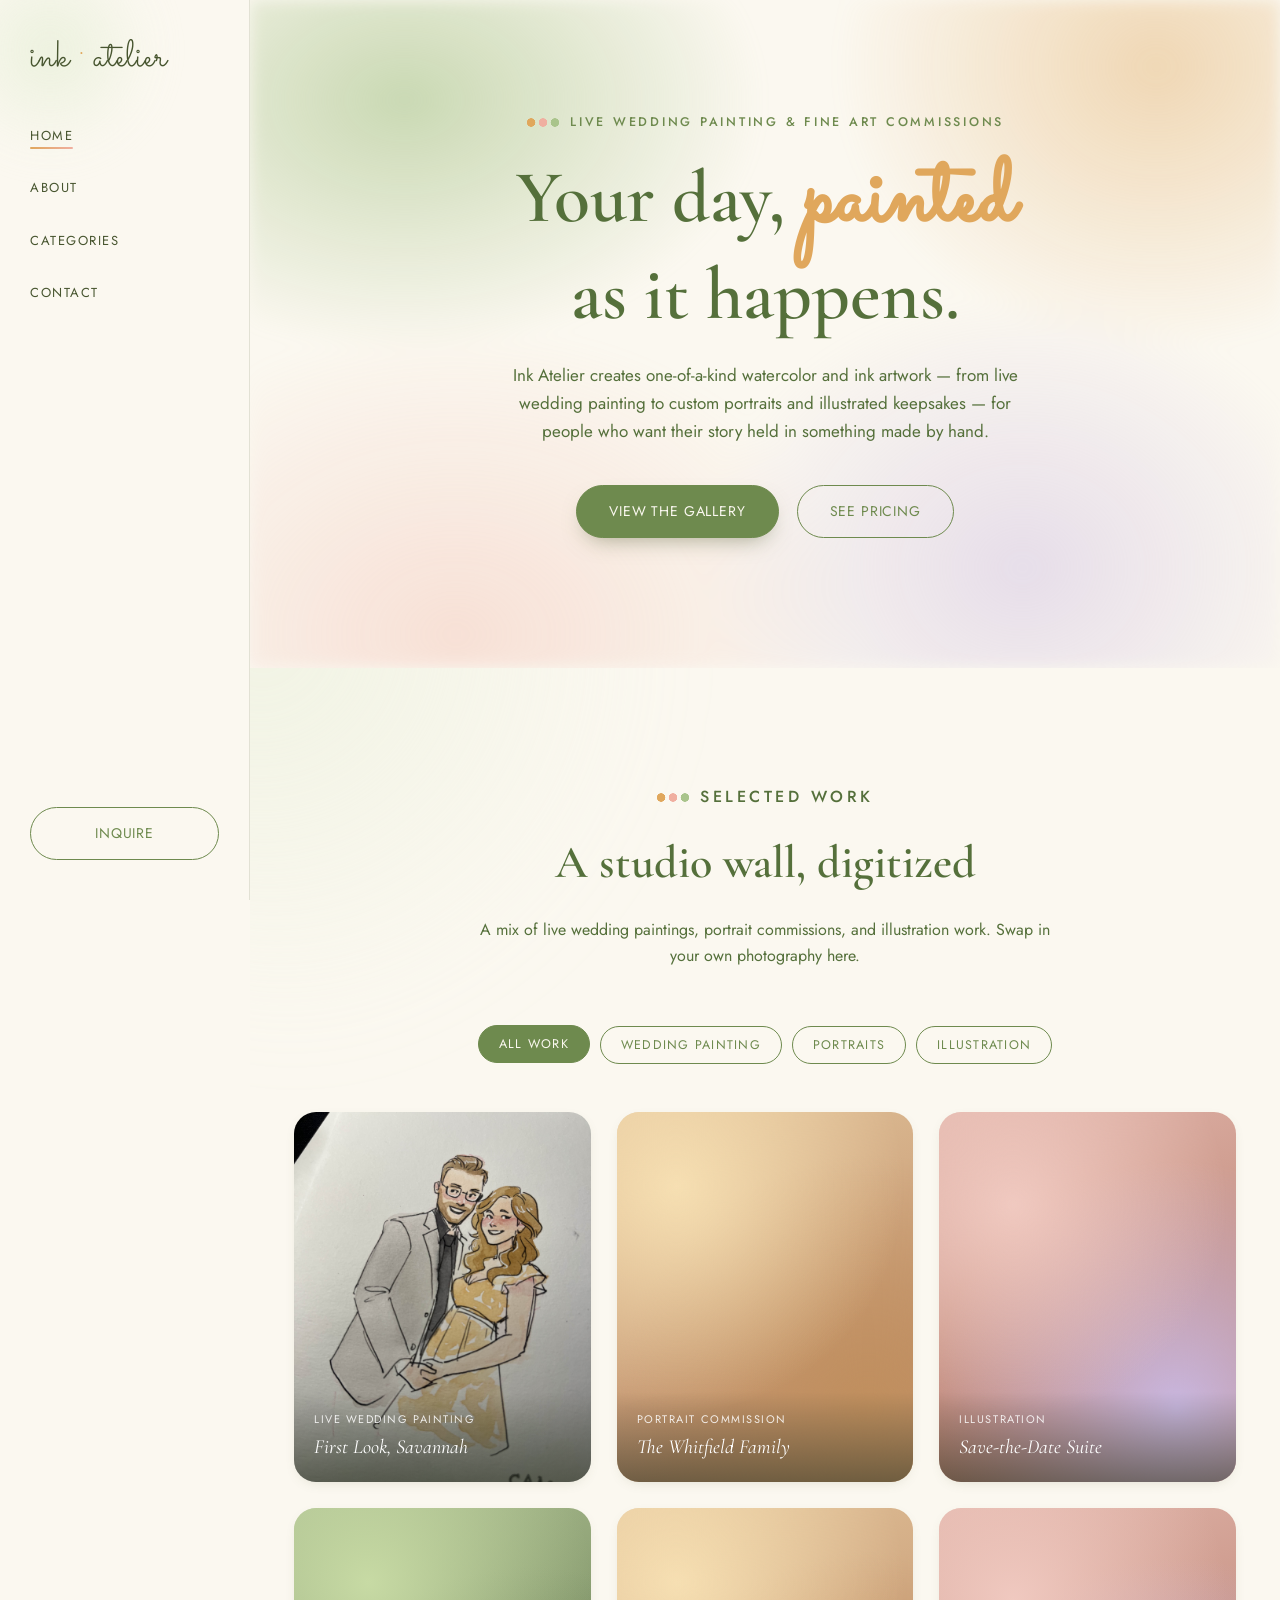
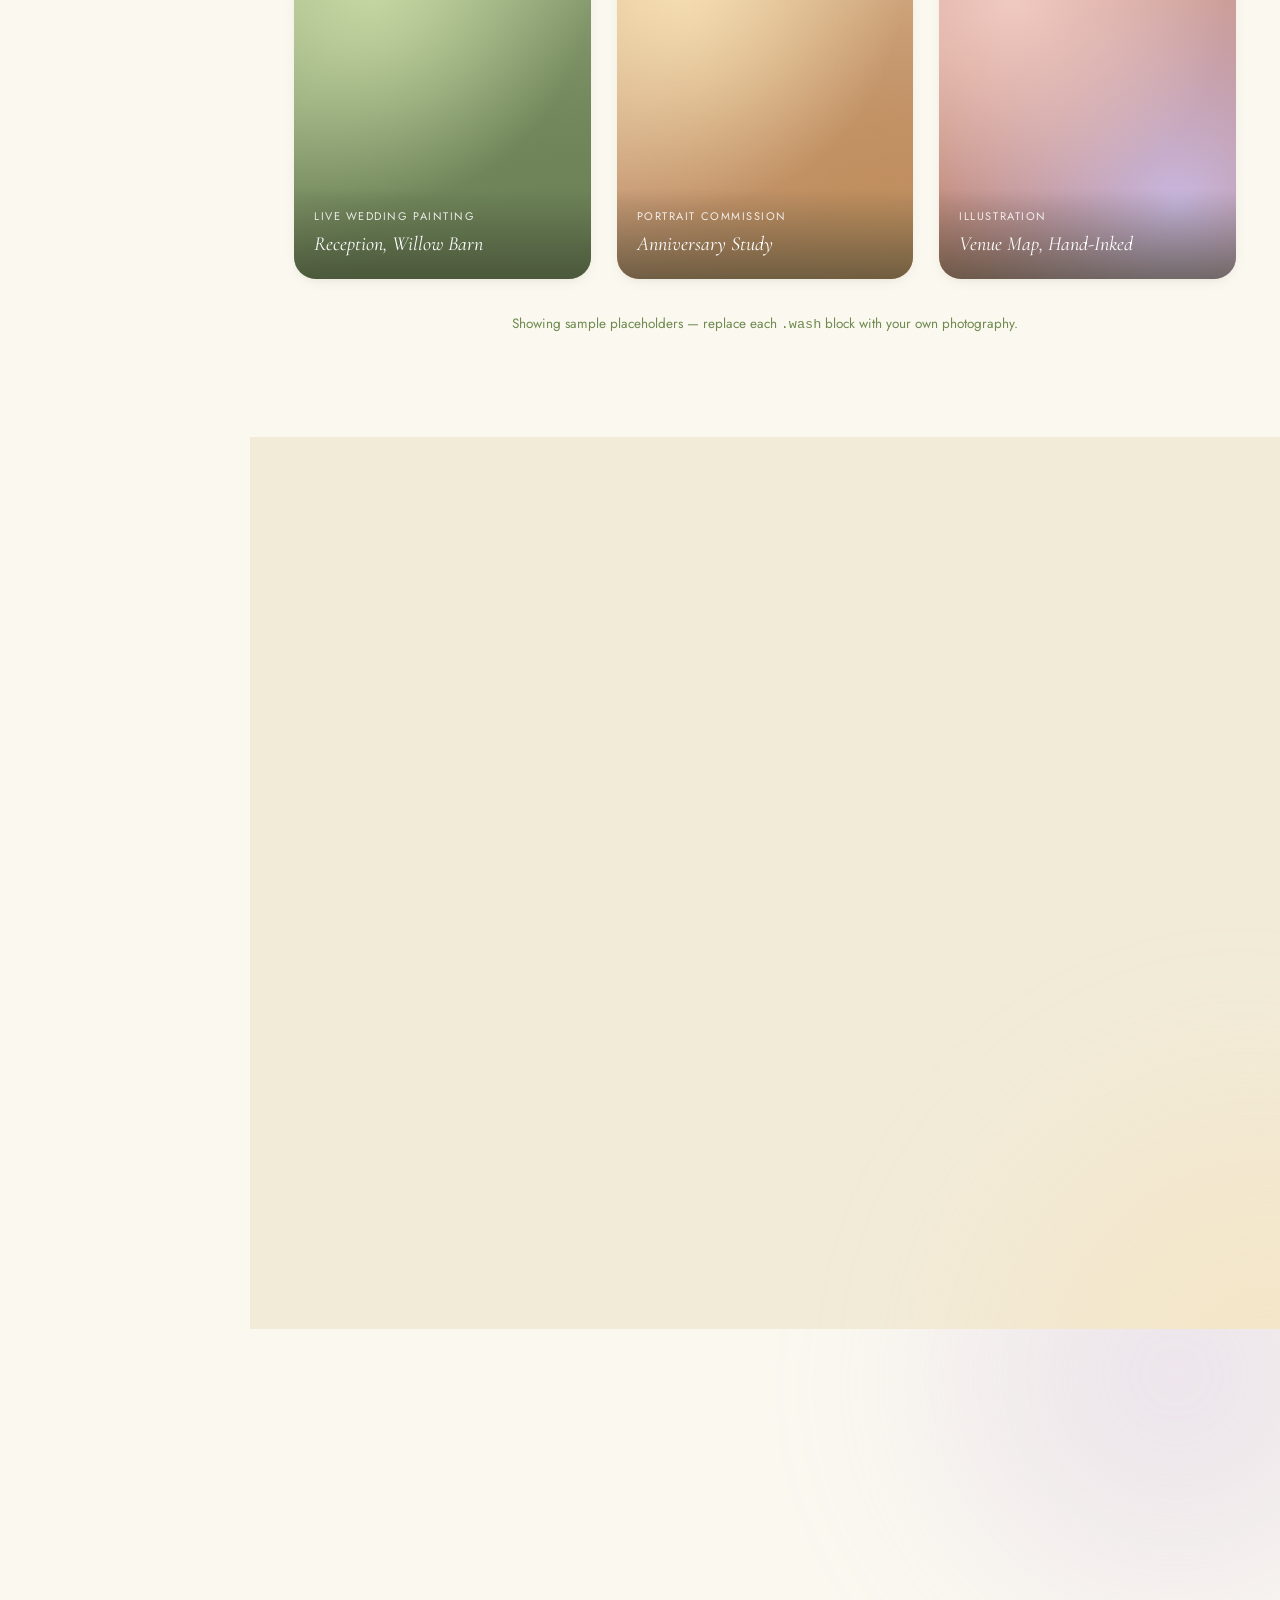
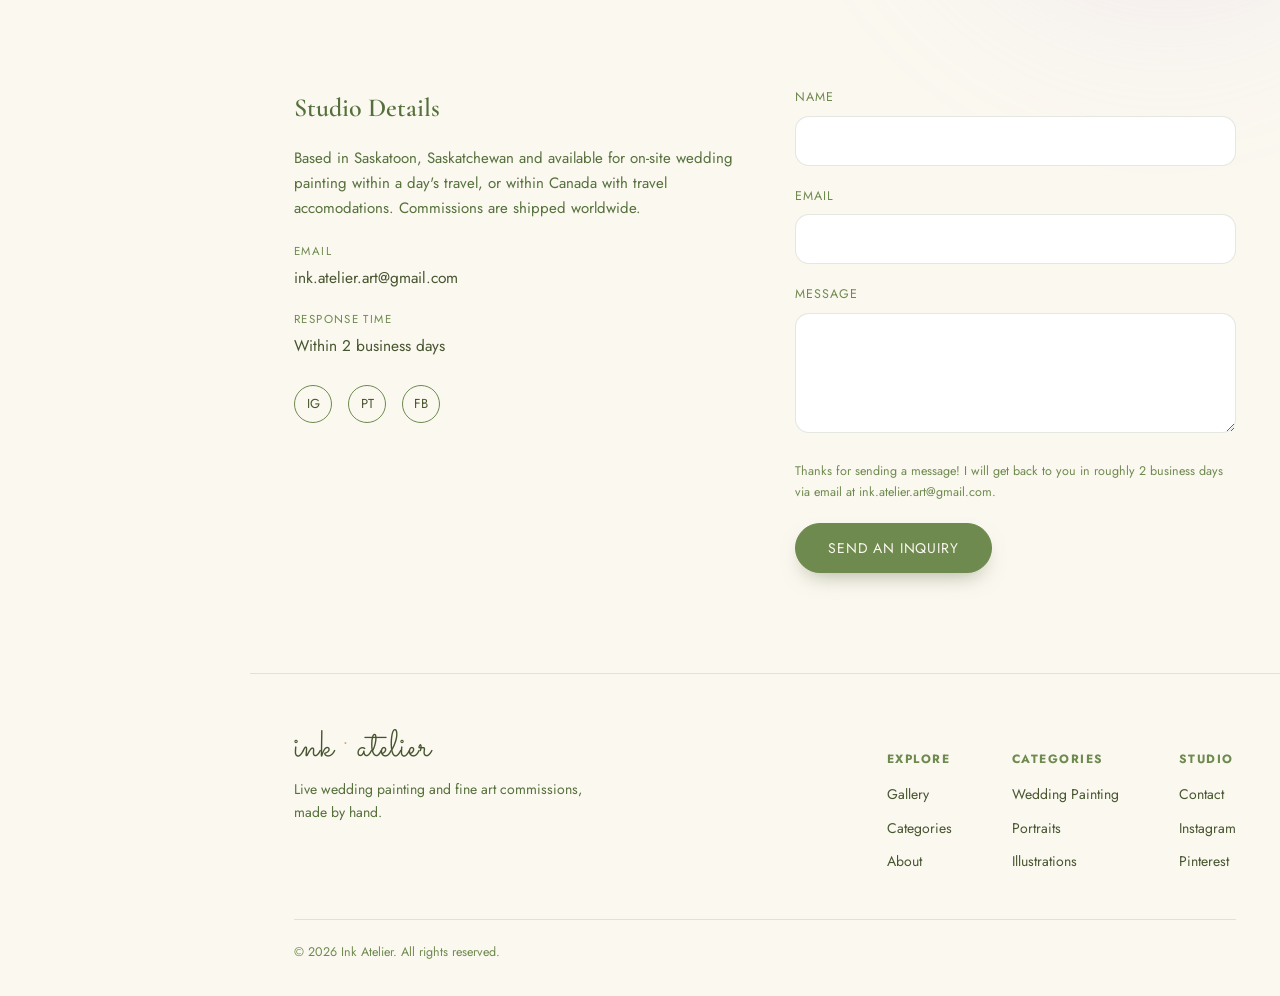
<file: index.html>
<!DOCTYPE html>
<html lang="en">
<head>
<meta charset="UTF-8">
<meta name="viewport" content="width=device-width, initial-scale=1.0">
<title>Ink Atelier — Wedding Painting &amp; Custom Art Commissions</title>
<meta name="description" content="Live wedding painting and custom art commissions. Watercolor, portrait, and illustration work by Ink Atelier.">
<link rel="preconnect" href="https://fonts.googleapis.com">
<link rel="preconnect" href="https://fonts.gstatic.com" crossorigin>
<link href="https://fonts.googleapis.com/css2?family=Sacramento&family=Cormorant+Garamond:ital,wght@0,500;0,600;1,500;1,600&family=Jost:wght@400;500;600&display=swap" rel="stylesheet">
<link rel="stylesheet" href="style.css">
</head>
<body>

<nav class="site-nav">
  <div class="nav-top">
    <a href="index.html" class="logo">ink<span>&nbsp;·&nbsp;</span>atelier</a>
    <button class="nav-toggle" aria-label="Toggle menu" aria-expanded="false">
      <span></span><span></span><span></span>
    </button>
    <ul class="nav-links">
      <li><a href="index.html" class="active">Home</a></li>
      <li><a href="about.html">About</a></li>
      <li><a href="index.html#categories">Categories</a></li>
      <li><a href="index.html#contact">Contact</a></li>
    </ul>
  </div>
  <div class="nav-bottom">
    <a href="index.html#contact" class="btn btn-ghost nav-cta">Inquire</a>
  </div>
</nav>

<!-- ============ HERO ============ -->
<header class="hero">
  <div class="hero-wash"></div>
  <div class="wrap">
    <p class="eyebrow hero-eyebrow">Live Wedding Painting &amp; Fine Art Commissions</p>
    <h1>Your day, <span class="italic">painted</span><br>as it happens.</h1>
    <p class="lede">Ink Atelier creates one-of-a-kind watercolor and ink artwork — from live wedding painting to custom portraits and illustrated keepsakes — for people who want their story held in something made by hand.</p>
    <div class="hero-ctas">
      <a href="#gallery" class="btn btn-primary">View the Gallery</a>
      <a href="#categories" class="btn btn-ghost">See Pricing</a>
    </div>
  </div>
</header>

<!-- ============ GALLERY ============ -->
<section class="section" id="gallery">
  <div class="wrap">
    <div class="section-head">
      <p class="eyebrow">Selected Work</p>
      <h2>A studio wall, digitized</h2>
      <p>A mix of live wedding paintings, portrait commissions, and illustration work. Swap in your own photography here.</p>
    </div>

    <div class="filter-row">
      <button class="filter-btn active" data-filter="all">All Work</button>
      <button class="filter-btn" data-filter="wedding">Wedding Painting</button>
      <button class="filter-btn" data-filter="portrait">Portraits</button>
      <button class="filter-btn" data-filter="illustration">Illustration</button>
    </div>

    <div class="gallery-grid">
      <div class="gallery-item" data-cat="wedding"><img class="wash" src="images/1.jpg" alt="couple"><div class="gallery-caption"><span class="cat">Live Wedding Painting</span><span class="title">First Look, Savannah</span></div></div>
      <div class="gallery-item" data-cat="portrait"><div class="wash"></div><div class="gallery-caption"><span class="cat">Portrait Commission</span><span class="title">The Whitfield Family</span></div></div>
      <div class="gallery-item" data-cat="illustration"><div class="wash"></div><div class="gallery-caption"><span class="cat">Illustration</span><span class="title">Save-the-Date Suite</span></div></div>
      <div class="gallery-item" data-cat="wedding"><div class="wash"></div><div class="gallery-caption"><span class="cat">Live Wedding Painting</span><span class="title">Reception, Willow Barn</span></div></div>
      <div class="gallery-item" data-cat="portrait"><div class="wash"></div><div class="gallery-caption"><span class="cat">Portrait Commission</span><span class="title">Anniversary Study</span></div></div>
      <div class="gallery-item" data-cat="illustration"><div class="wash"></div><div class="gallery-caption"><span class="cat">Illustration</span><span class="title">Venue Map, Hand-Inked</span></div></div>
    </div>
    <p class="gallery-note">Showing sample placeholders — replace each <code>.wash</code> block with your own photography.</p>
  </div>
</section>

<!-- ============ LIGHTBOX ============ -->
<div class="lightbox" id="lightbox" role="dialog" aria-modal="true" aria-label="Artwork preview" hidden>
  <button class="lightbox-nav prev" id="lightboxPrev" aria-label="Previous artwork">&#8249;</button>
  <div class="lightbox-frame">
    <button class="lightbox-close" id="lightboxClose" aria-label="Close preview">&times;</button>
    <div class="lightbox-wash" id="lightboxWash"></div>
    <div class="lightbox-caption">
      <span class="cat" id="lightboxCat"></span>
      <span class="title" id="lightboxTitle"></span>
    </div>
  </div>
  <button class="lightbox-nav next" id="lightboxNext" aria-label="Next artwork">&#8250;</button>
</div>

<!-- ============ CATEGORIES / PRICING PREVIEW ============ -->
<section class="section alt" id="categories">
  <div class="wrap">
    <div class="section-head">
      <p class="eyebrow">Categories &amp; Pricing</p>
      <h2>Choose your commission</h2>
      <p>Every category has its own process, pricing tiers, and timeline — tap through for full details.</p>
    </div>

    <div class="cat-grid">
      <a class="cat-card" href="live-wedding-painting.html">
        <div class="banner wedding"></div>
        <div class="cat-body">
          <h3>Live Wedding Painting</h3>
          <p class="price">From $450</p>
          <p>An artist on-site during your ceremony or reception, capturing the day in real time on canvas.</p>
          <span class="cat-link">View Pricing &amp; Process →</span>
        </div>
      </a>
      <a class="cat-card" href="portrait-commissions.html">
        <div class="banner portrait"></div>
        <div class="cat-body">
          <h3>Portrait Commissions</h3>
          <p class="price">From $180</p>
          <p>Ink, watercolor, or heirloom-quality portraits made from your favorite photographs.</p>
          <span class="cat-link">View Pricing &amp; Process →</span>
        </div>
      </a>
      <a class="cat-card" href="custom-illustrations.html">
        <div class="banner illustration"></div>
        <div class="cat-body">
          <h3>Custom Illustrations</h3>
          <p class="price">From $120</p>
          <p>Save-the-dates, invitation suites, and editorial illustration for stationery and branding.</p>
          <span class="cat-link">View Pricing &amp; Process →</span>
        </div>
      </a>
    </div>
  </div>
</section>

<!-- ============ CONTACT ============ -->
<section class="section" id="contact">
  <div class="wrap">
    <div class="section-head">
      <p class="eyebrow">Get in Touch</p>
      <h2>Let's talk about your piece</h2>
      <p>Tell me a little about what you have in mind, and I'll follow up with availability and next steps.</p>
    </div>

    <div class="contact-grid">
      <div class="contact-info">
        <h3>Studio Details</h3>
        <p>Based in Saskatoon, Saskatchewan and available for on-site wedding painting within a day's travel, or within Canada with travel accomodations. Commissions are shipped worldwide.</p>

        <div class="contact-detail">
          <span class="label">Email</span>
          <span class="val">ink.atelier.art@gmail.com</span>
        </div>

        <div class="contact-detail">
          <span class="label">Response Time</span>
          <span class="val">Within 2 business days</span>
        </div>

        <div class="social-row">
          <a href="#" aria-label="Instagram">IG</a>
          <a href="#" aria-label="Pinterest">PT</a>
          <a href="#" aria-label="Facebook">FB</a>
        </div>
      </div>

<form action="https://script.google.com/macros/s/AKfycbyaqq7eSNz140AICiaobcxPdeQuxBT_jdokzRFr5NPewMJxN-qsXDc-xk_OFuFXzMDJYA/exec" method="POST">
  <div class="form-field">
    <label for="name">Name</label>
    <input type="text" id="name" name="name" required>
 </div>
 <div class="form-field">
    <label for="email">Email</label>
    <input type="email" id="email" name="email" required>
</div>
<div class="form-field">
    <label for="message">Message</label>
    <textarea id="message" name="message" required></textarea>
 </div>
     <div class="form-field"> <p class="form-note">Thanks for sending a message! I will get back to you in roughly 2 business days via email at ink.atelier.art@gmail.com.</p> </div>
    <button type="submit"class="btn btn-primary">Send an Inquiry</button>

</form>
    </div>
  </div>
</section>

<footer class="site-footer">
  <div class="wrap">
    <div class="footer-grid">
      <div>
        <a href="index.html" class="logo">ink<span>&nbsp;·&nbsp;</span>atelier</a>
        <p class="footer-tagline">Live wedding painting and fine art commissions, made by hand.</p>
      </div>
      <div class="footer-links">
        <div class="footer-col">
          <h5>Explore</h5>
          <a href="index.html#gallery">Gallery</a>
          <a href="index.html#categories">Categories</a>
          <a href="about.html">About</a>
        </div>
        <div class="footer-col">
          <h5>Categories</h5>
          <a href="live-wedding-painting.html">Wedding Painting</a>
          <a href="portrait-commissions.html">Portraits</a>
          <a href="custom-illustrations.html">Illustrations</a>
        </div>
        <div class="footer-col">
          <h5>Studio</h5>
          <a href="index.html#contact">Contact</a>
          <a href="#">Instagram</a>
          <a href="#">Pinterest</a>
        </div>
      </div>
    </div>
    <div class="footer-bottom">
      <span>© 2026 Ink Atelier. All rights reserved.</span>
    </div>
  </div>
</footer>

<script src="script.js"></script>
</body>
</html>
</file>
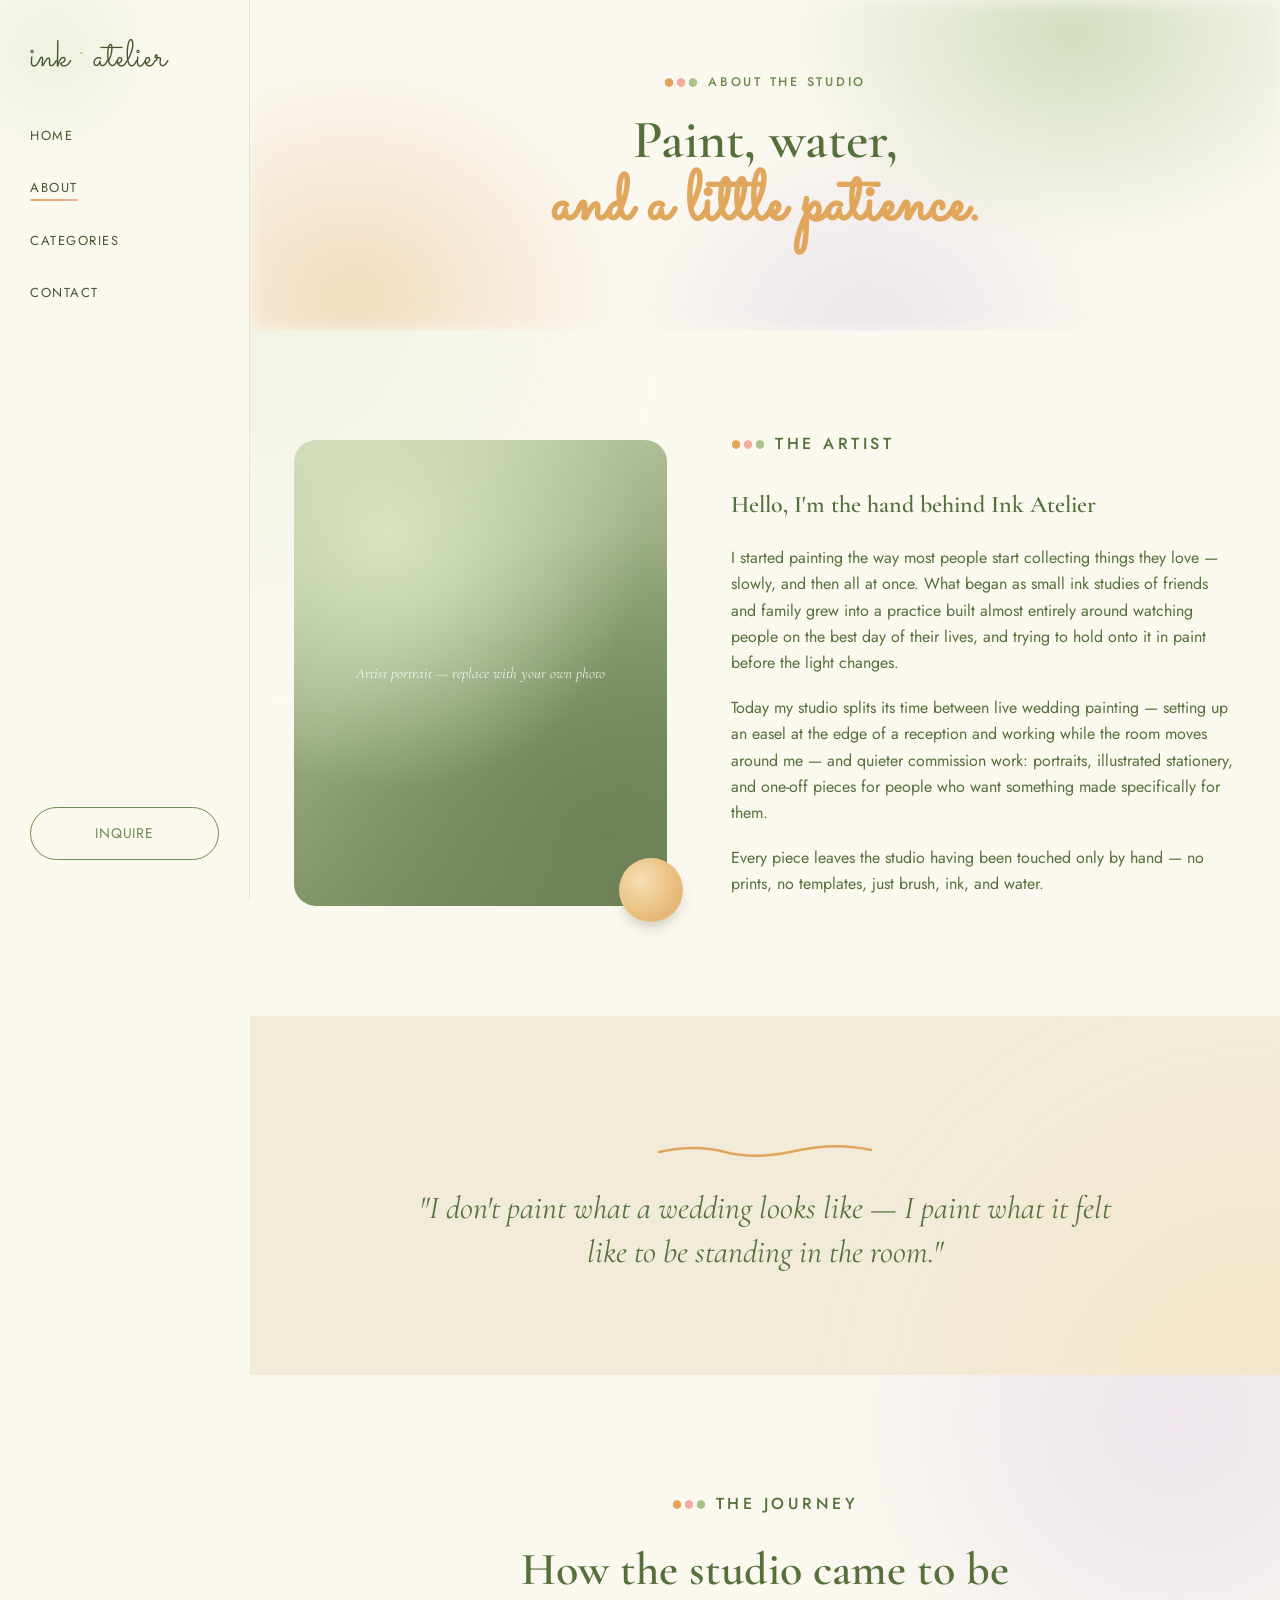
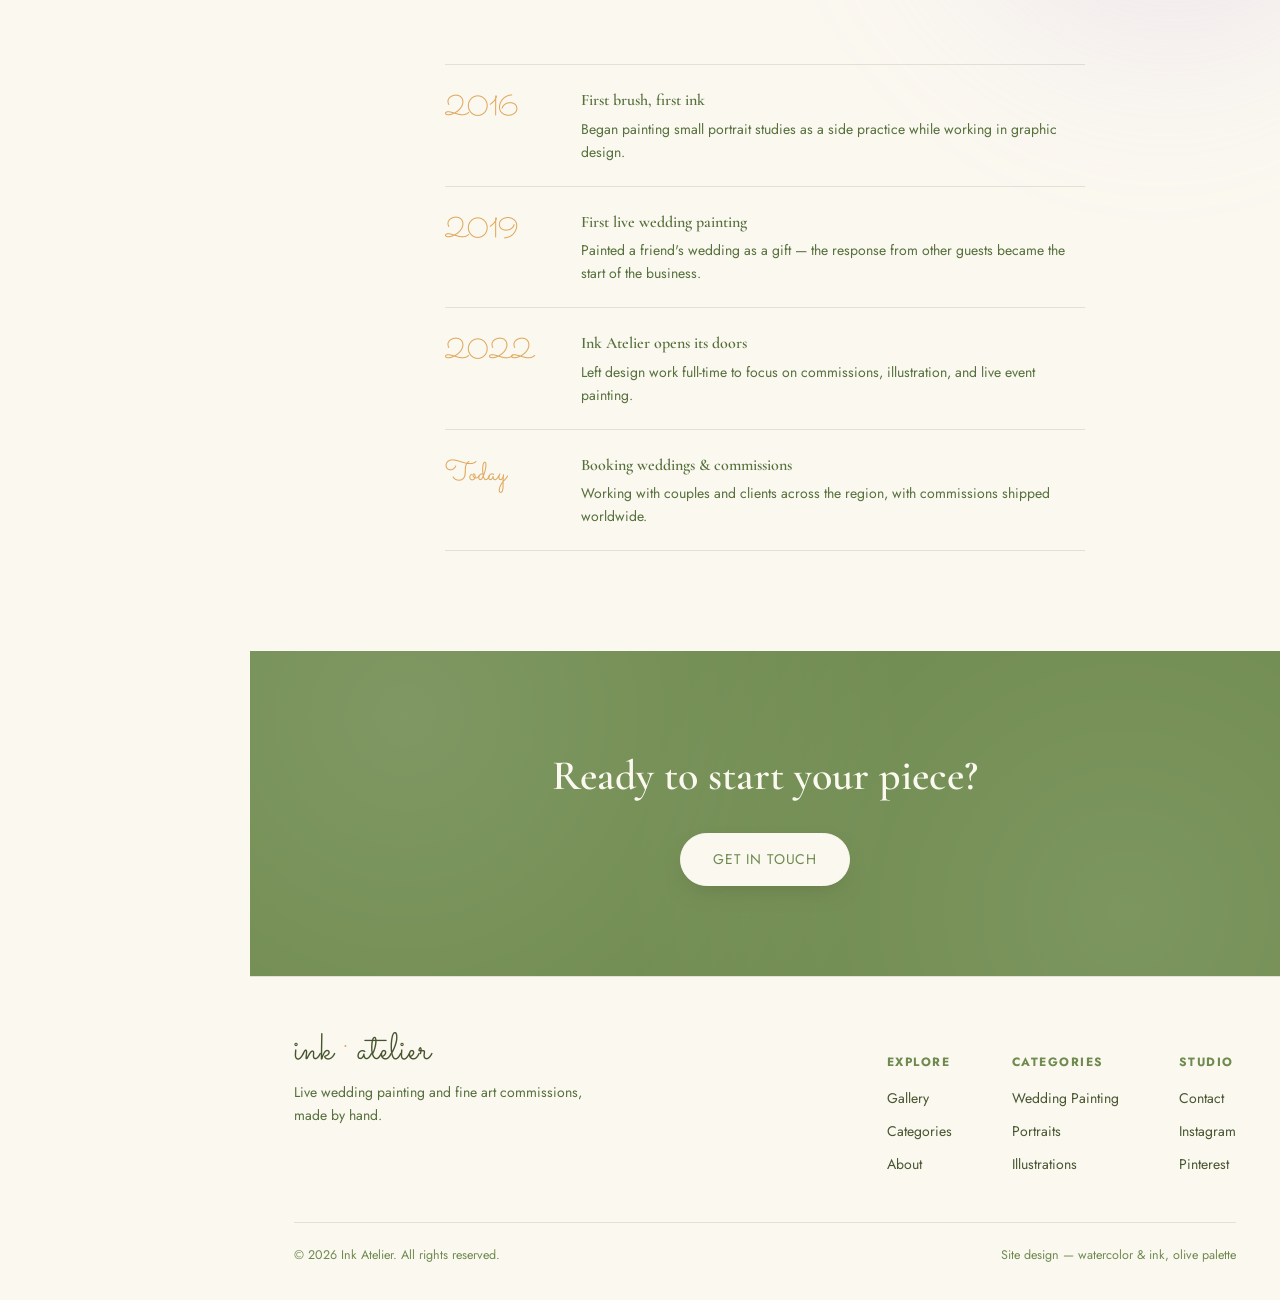
<file: about.html>
<!DOCTYPE html>
<html lang="en">
<head>
<meta charset="UTF-8">
<meta name="viewport" content="width=device-width, initial-scale=1.0">
<title>About — Ink Atelier</title>
<meta name="description" content="Meet the artist behind Ink Atelier — live wedding painting and custom art commissions.">
<link rel="preconnect" href="https://fonts.googleapis.com">
<link rel="preconnect" href="https://fonts.gstatic.com" crossorigin>
<link href="https://fonts.googleapis.com/css2?family=Sacramento&family=Cormorant+Garamond:ital,wght@0,500;0,600;1,500;1,600&family=Jost:wght@400;500;600&display=swap" rel="stylesheet">
<link rel="stylesheet" href="style.css">
</head>
<body>

<nav class="site-nav">
  <div class="nav-top">
    <a href="index.html" class="logo">ink<span>&nbsp;·&nbsp;</span>atelier</a>
    <button class="nav-toggle" aria-label="Toggle menu" aria-expanded="false">
      <span></span><span></span><span></span>
    </button>
    <ul class="nav-links">
      <li><a href="index.html">Home</a></li>
      <li><a href="about.html" class="active">About</a></li>
      <li><a href="index.html#categories">Categories</a></li>
      <li><a href="index.html#contact">Contact</a></li>
    </ul>
  </div>
  <div class="nav-bottom">
    <a href="index.html#contact" class="btn btn-ghost nav-cta">Inquire</a>
  </div>
</nav>

<header class="hero hero-small">
  <div class="hero-wash"></div>
  <div class="wrap">
    <p class="eyebrow hero-eyebrow">About the Studio</p>
    <h1>Paint, water,<br><span class="italic">and a little patience.</span></h1>
  </div>
</header>

<section class="section">
  <div class="wrap">
    <div class="about-grid">
      <div class="portrait-frame"><span>Artist portrait — replace with your own photo</span></div>
      <div class="about-copy">
        <p class="eyebrow">The Artist</p>
        <h2 style="margin:10px 0 20px;">Hello, I'm the hand behind Ink Atelier</h2>
        <p>I started painting the way most people start collecting things they love — slowly, and then all at once. What began as small ink studies of friends and family grew into a practice built almost entirely around watching people on the best day of their lives, and trying to hold onto it in paint before the light changes.</p>
        <p>Today my studio splits its time between live wedding painting — setting up an easel at the edge of a reception and working while the room moves around me — and quieter commission work: portraits, illustrated stationery, and one-off pieces for people who want something made specifically for them.</p>
        <p>Every piece leaves the studio having been touched only by hand — no prints, no templates, just brush, ink, and water.</p>
      </div>
    </div>
  </div>
</section>

<section class="section alt">
  <div class="wrap">
    <svg class="brush-divider" viewBox="0 0 220 18" xmlns="http://www.w3.org/2000/svg" aria-hidden="true">
      <path d="M4 10 Q 40 2, 70 10 T 140 9 T 216 8" fill="none" stroke="#C29A5C" stroke-width="2.5" stroke-linecap="round"/>
    </svg>
    <p class="pull-quote">"I don't paint what a wedding looks like — I paint what it felt like to be standing in the room."</p>
  </div>
</section>

<section class="section">
  <div class="wrap">
    <div class="section-head">
      <p class="eyebrow">The Journey</p>
      <h2>How the studio came to be</h2>
    </div>
    <div class="timeline">
      <div class="tl-item">
        <span class="tl-year">2016</span>
        <div class="tl-body"><h4>First brush, first ink</h4><p>Began painting small portrait studies as a side practice while working in graphic design.</p></div>
      </div>
      <div class="tl-item">
        <span class="tl-year">2019</span>
        <div class="tl-body"><h4>First live wedding painting</h4><p>Painted a friend's wedding as a gift — the response from other guests became the start of the business.</p></div>
      </div>
      <div class="tl-item">
        <span class="tl-year">2022</span>
        <div class="tl-body"><h4>Ink Atelier opens its doors</h4><p>Left design work full-time to focus on commissions, illustration, and live event painting.</p></div>
      </div>
      <div class="tl-item">
        <span class="tl-year">Today</span>
        <div class="tl-body"><h4>Booking weddings &amp; commissions</h4><p>Working with couples and clients across the region, with commissions shipped worldwide.</p></div>
      </div>
    </div>
  </div>
</section>

<section class="cta-band">
  <div class="wrap">
    <h2>Ready to start your piece?</h2>
    <a href="index.html#contact" class="btn btn-primary">Get in Touch</a>
  </div>
</section>

<footer class="site-footer">
  <div class="wrap">
    <div class="footer-grid">
      <div>
        <a href="index.html" class="logo">ink<span>&nbsp;·&nbsp;</span>atelier</a>
        <p class="footer-tagline">Live wedding painting and fine art commissions, made by hand.</p>
      </div>
      <div class="footer-links">
        <div class="footer-col">
          <h5>Explore</h5>
          <a href="index.html#gallery">Gallery</a>
          <a href="index.html#categories">Categories</a>
          <a href="about.html">About</a>
        </div>
        <div class="footer-col">
          <h5>Categories</h5>
          <a href="live-wedding-painting.html">Wedding Painting</a>
          <a href="portrait-commissions.html">Portraits</a>
          <a href="custom-illustrations.html">Illustrations</a>
        </div>
        <div class="footer-col">
          <h5>Studio</h5>
          <a href="index.html#contact">Contact</a>
          <a href="#">Instagram</a>
          <a href="#">Pinterest</a>
        </div>
      </div>
    </div>
    <div class="footer-bottom">
      <span>© 2026 Ink Atelier. All rights reserved.</span>
      <span>Site design — watercolor &amp; ink, olive palette</span>
    </div>
  </div>
</footer>

<script src="script.js"></script>
</body>
</html>
</file>
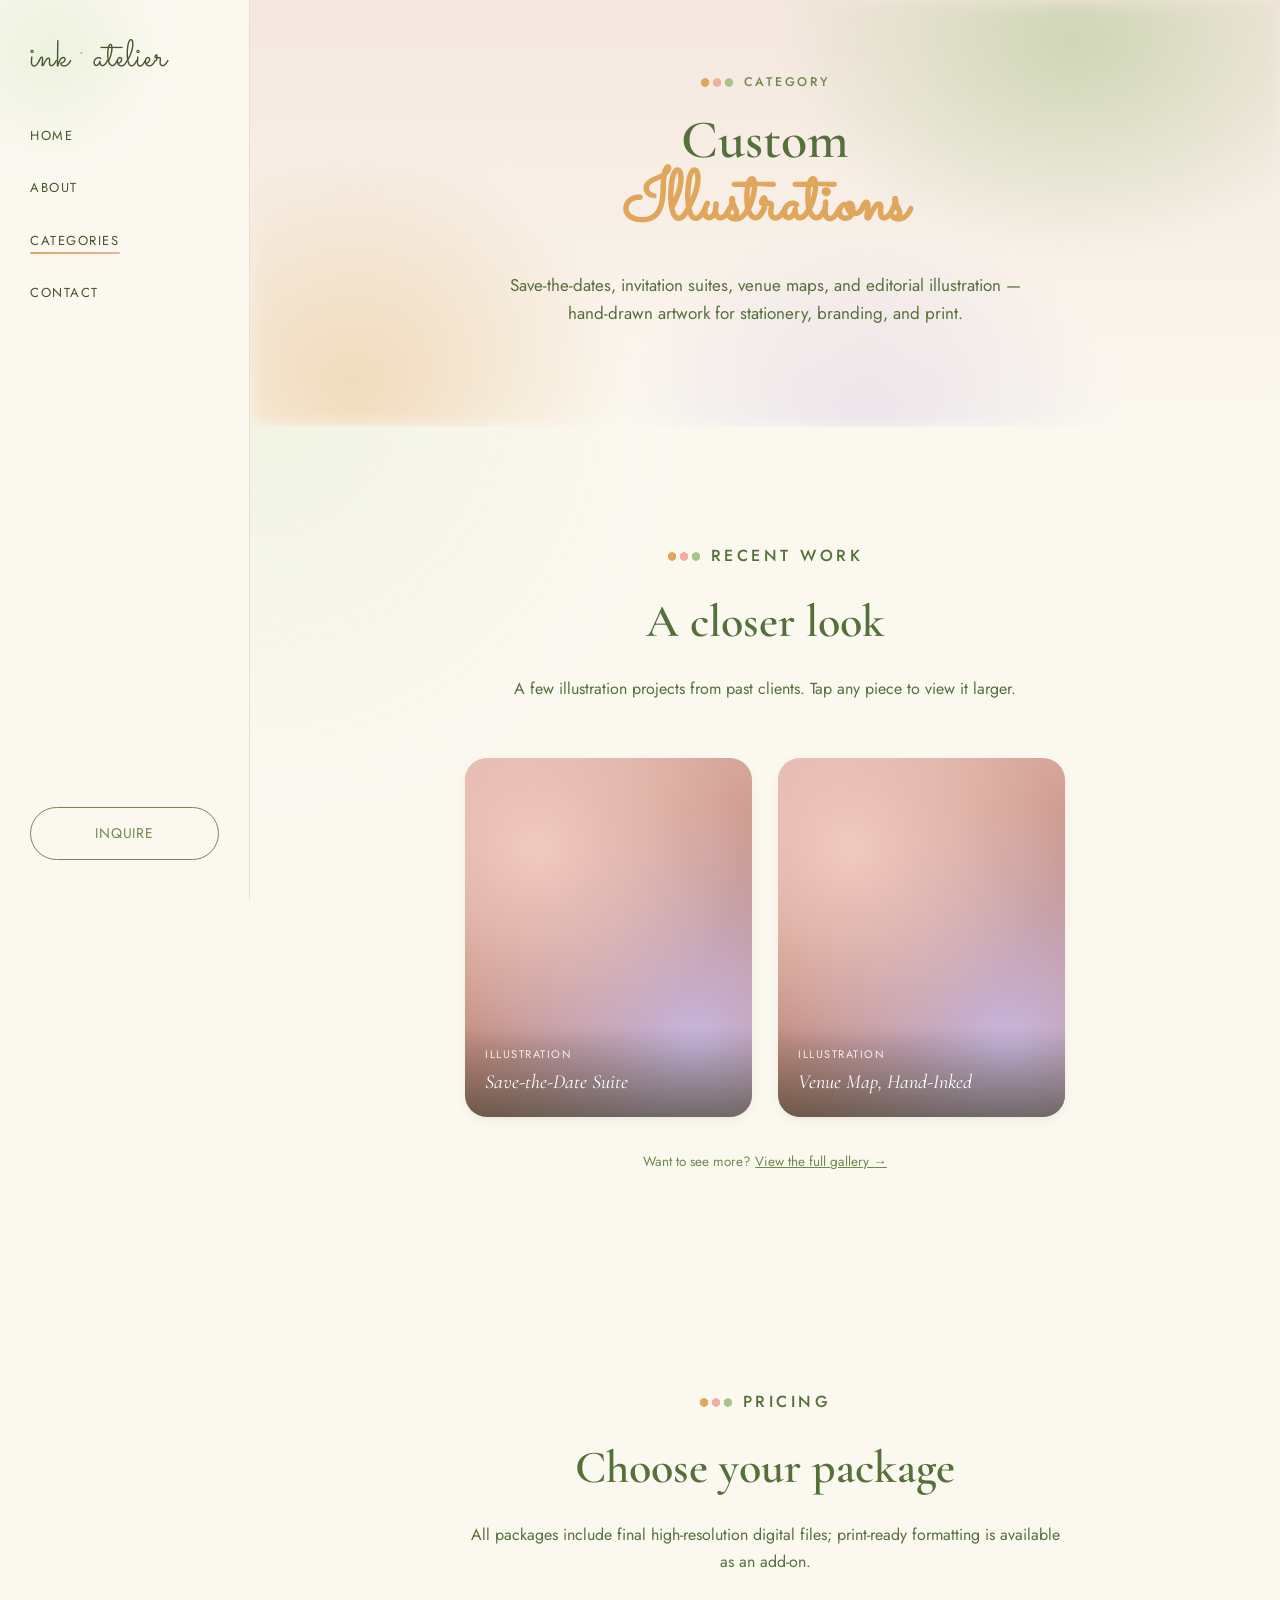
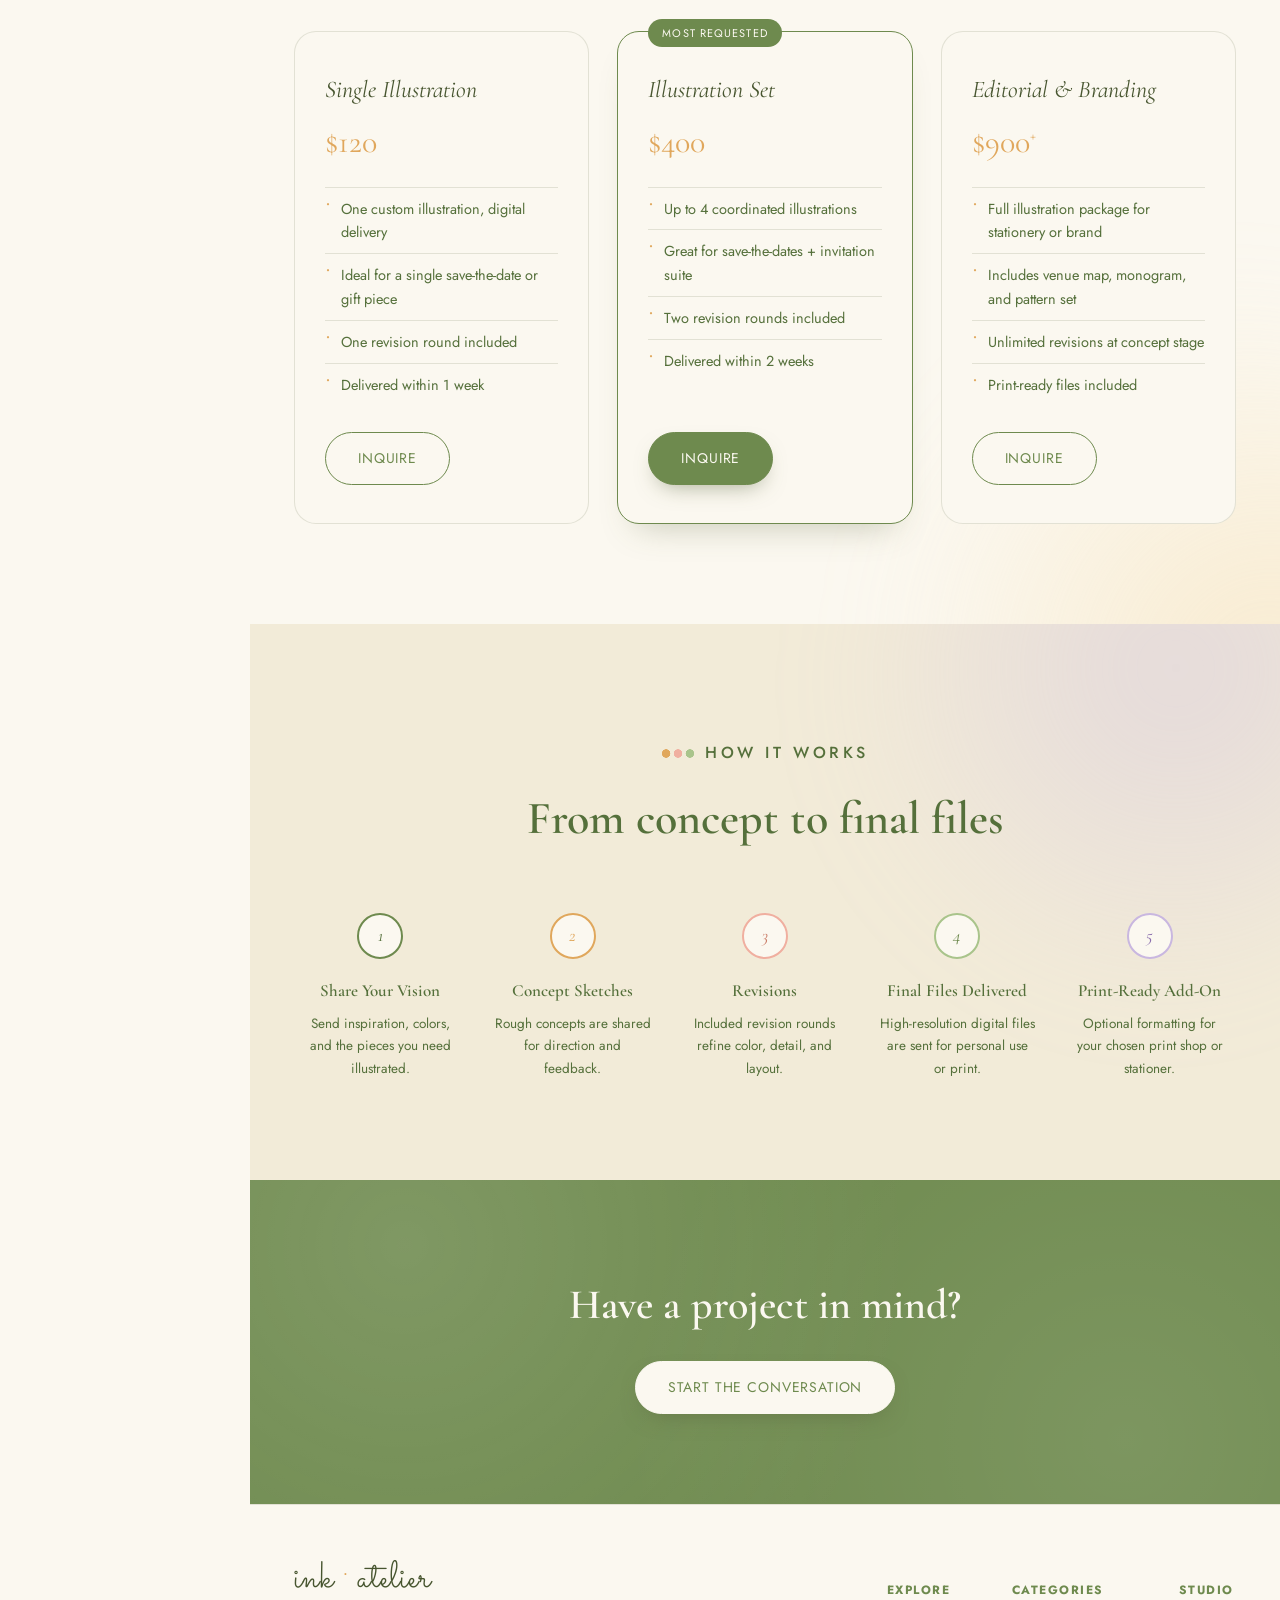
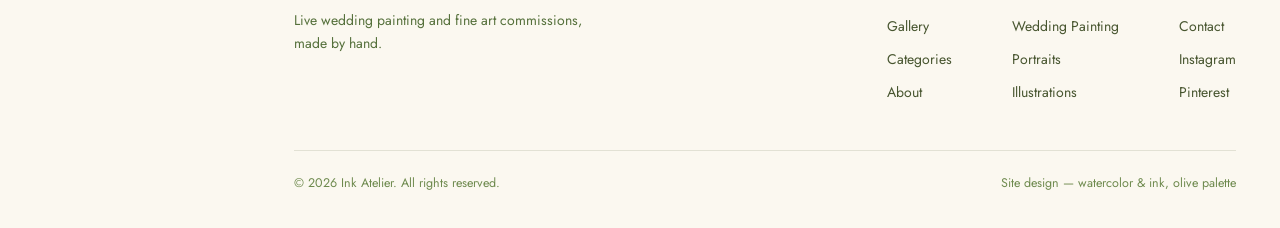
<file: custom-illustrations.html>
<!DOCTYPE html>
<html lang="en">
<head>
<meta charset="UTF-8">
<meta name="viewport" content="width=device-width, initial-scale=1.0">
<title>Custom Illustrations — Ink Atelier</title>
<meta name="description" content="Custom illustration pricing and process — Ink Atelier.">
<link rel="preconnect" href="https://fonts.googleapis.com">
<link rel="preconnect" href="https://fonts.gstatic.com" crossorigin>
<link href="https://fonts.googleapis.com/css2?family=Sacramento&family=Cormorant+Garamond:ital,wght@0,500;0,600;1,500;1,600&family=Jost:wght@400;500;600&display=swap" rel="stylesheet">
<link rel="stylesheet" href="style.css">
</head>
<body>

<nav class="site-nav">
  <div class="nav-top">
    <a href="index.html" class="logo">ink<span>&nbsp;·&nbsp;</span>atelier</a>
    <button class="nav-toggle" aria-label="Toggle menu" aria-expanded="false">
      <span></span><span></span><span></span>
    </button>
    <ul class="nav-links">
      <li><a href="index.html">Home</a></li>
      <li><a href="about.html">About</a></li>
      <li><a href="index.html#categories" class="active">Categories</a></li>
      <li><a href="index.html#contact">Contact</a></li>
    </ul>
  </div>
  <div class="nav-bottom">
    <a href="index.html#contact" class="btn btn-ghost nav-cta">Inquire</a>
  </div>
</nav>

<header class="hero hero-small" style="background:linear-gradient(180deg, rgba(216,163,152,0.2), transparent);">
  <div class="hero-wash"></div>
  <div class="wrap">
    <p class="eyebrow hero-eyebrow">Category</p>
    <h1>Custom<br><span class="italic">Illustrations</span></h1>
    <p class="lede">Save-the-dates, invitation suites, venue maps, and editorial illustration — hand-drawn artwork for stationery, branding, and print.</p>
  </div>
</header>

<section class="section" id="examples">
  <div class="wrap">
    <div class="section-head">
      <p class="eyebrow">Recent Work</p>
      <h2>A closer look</h2>
      <p>A few illustration projects from past clients. Tap any piece to view it larger.</p>
    </div>
    <div class="gallery-grid category-gallery">
      <div class="gallery-item" data-cat="illustration"><div class="wash"></div><div class="gallery-caption"><span class="cat">Illustration</span><span class="title">Save-the-Date Suite</span></div></div>
      <div class="gallery-item" data-cat="illustration"><div class="wash"></div><div class="gallery-caption"><span class="cat">Illustration</span><span class="title">Venue Map, Hand-Inked</span></div></div>
    </div>
    <p class="gallery-note">Want to see more? <a href="index.html#gallery" style="text-decoration:underline;">View the full gallery →</a></p>
  </div>
</section>

<section class="section">
  <div class="wrap">
    <div class="section-head">
      <p class="eyebrow">Pricing</p>
      <h2>Choose your package</h2>
      <p>All packages include final high-resolution digital files; print-ready formatting is available as an add-on.</p>
    </div>

    <div class="tier-grid">
      <div class="tier-card">
        <p class="tier-name">Single Illustration</p>
        <p class="tier-price">$120</p>
        <ul class="tier-list">
          <li>One custom illustration, digital delivery</li>
          <li>Ideal for a single save-the-date or gift piece</li>
          <li>One revision round included</li>
          <li>Delivered within 1 week</li>
        </ul>
        <a href="index.html#contact" class="btn btn-ghost">Inquire</a>
      </div>
      <div class="tier-card featured">
        <p class="tier-name">Illustration Set</p>
        <p class="tier-price">$400</p>
        <ul class="tier-list">
          <li>Up to 4 coordinated illustrations</li>
          <li>Great for save-the-dates + invitation suite</li>
          <li>Two revision rounds included</li>
          <li>Delivered within 2 weeks</li>
        </ul>
        <a href="index.html#contact" class="btn btn-primary">Inquire</a>
      </div>
      <div class="tier-card">
        <p class="tier-name">Editorial &amp; Branding</p>
        <p class="tier-price">$900<sup>+</sup></p>
        <ul class="tier-list">
          <li>Full illustration package for stationery or brand</li>
          <li>Includes venue map, monogram, and pattern set</li>
          <li>Unlimited revisions at concept stage</li>
          <li>Print-ready files included</li>
        </ul>
        <a href="index.html#contact" class="btn btn-ghost">Inquire</a>
      </div>
    </div>
  </div>
</section>

<section class="section alt">
  <div class="wrap">
    <div class="section-head">
      <p class="eyebrow">How It Works</p>
      <h2>From concept to final files</h2>
    </div>
    <div class="steps">
      <div class="step">
        <div class="step-num">1</div>
        <h4>Share Your Vision</h4>
        <p>Send inspiration, colors, and the pieces you need illustrated.</p>
      </div>
      <div class="step">
        <div class="step-num">2</div>
        <h4>Concept Sketches</h4>
        <p>Rough concepts are shared for direction and feedback.</p>
      </div>
      <div class="step">
        <div class="step-num">3</div>
        <h4>Revisions</h4>
        <p>Included revision rounds refine color, detail, and layout.</p>
      </div>
      <div class="step">
        <div class="step-num">4</div>
        <h4>Final Files Delivered</h4>
        <p>High-resolution digital files are sent for personal use or print.</p>
      </div>
      <div class="step">
        <div class="step-num">5</div>
        <h4>Print-Ready Add-On</h4>
        <p>Optional formatting for your chosen print shop or stationer.</p>
      </div>
    </div>
  </div>
</section>

<section class="cta-band">
  <div class="wrap">
    <h2>Have a project in mind?</h2>
    <a href="index.html#contact" class="btn btn-primary">Start the Conversation</a>
  </div>
</section>

<footer class="site-footer">
  <div class="wrap">
    <div class="footer-grid">
      <div>
        <a href="index.html" class="logo">ink<span>&nbsp;·&nbsp;</span>atelier</a>
        <p class="footer-tagline">Live wedding painting and fine art commissions, made by hand.</p>
      </div>
      <div class="footer-links">
        <div class="footer-col">
          <h5>Explore</h5>
          <a href="index.html#gallery">Gallery</a>
          <a href="index.html#categories">Categories</a>
          <a href="about.html">About</a>
        </div>
        <div class="footer-col">
          <h5>Categories</h5>
          <a href="live-wedding-painting.html">Wedding Painting</a>
          <a href="portrait-commissions.html">Portraits</a>
          <a href="custom-illustrations.html">Illustrations</a>
        </div>
        <div class="footer-col">
          <h5>Studio</h5>
          <a href="index.html#contact">Contact</a>
          <a href="#">Instagram</a>
          <a href="#">Pinterest</a>
        </div>
      </div>
    </div>
    <div class="footer-bottom">
      <span>© 2026 Ink Atelier. All rights reserved.</span>
      <span>Site design — watercolor &amp; ink, olive palette</span>
    </div>
  </div>
</footer>

<!-- ============ LIGHTBOX ============ -->
<div class="lightbox" id="lightbox" role="dialog" aria-modal="true" aria-label="Artwork preview" hidden>
  <button class="lightbox-nav prev" id="lightboxPrev" aria-label="Previous artwork">&#8249;</button>
  <div class="lightbox-frame">
    <button class="lightbox-close" id="lightboxClose" aria-label="Close preview">&times;</button>
    <div class="lightbox-wash" id="lightboxWash"></div>
    <div class="lightbox-caption">
      <span class="cat" id="lightboxCat"></span>
      <span class="title" id="lightboxTitle"></span>
    </div>
  </div>
  <button class="lightbox-nav next" id="lightboxNext" aria-label="Next artwork">&#8250;</button>
</div>

<script src="script.js"></script>
</body>
</html>
</file>
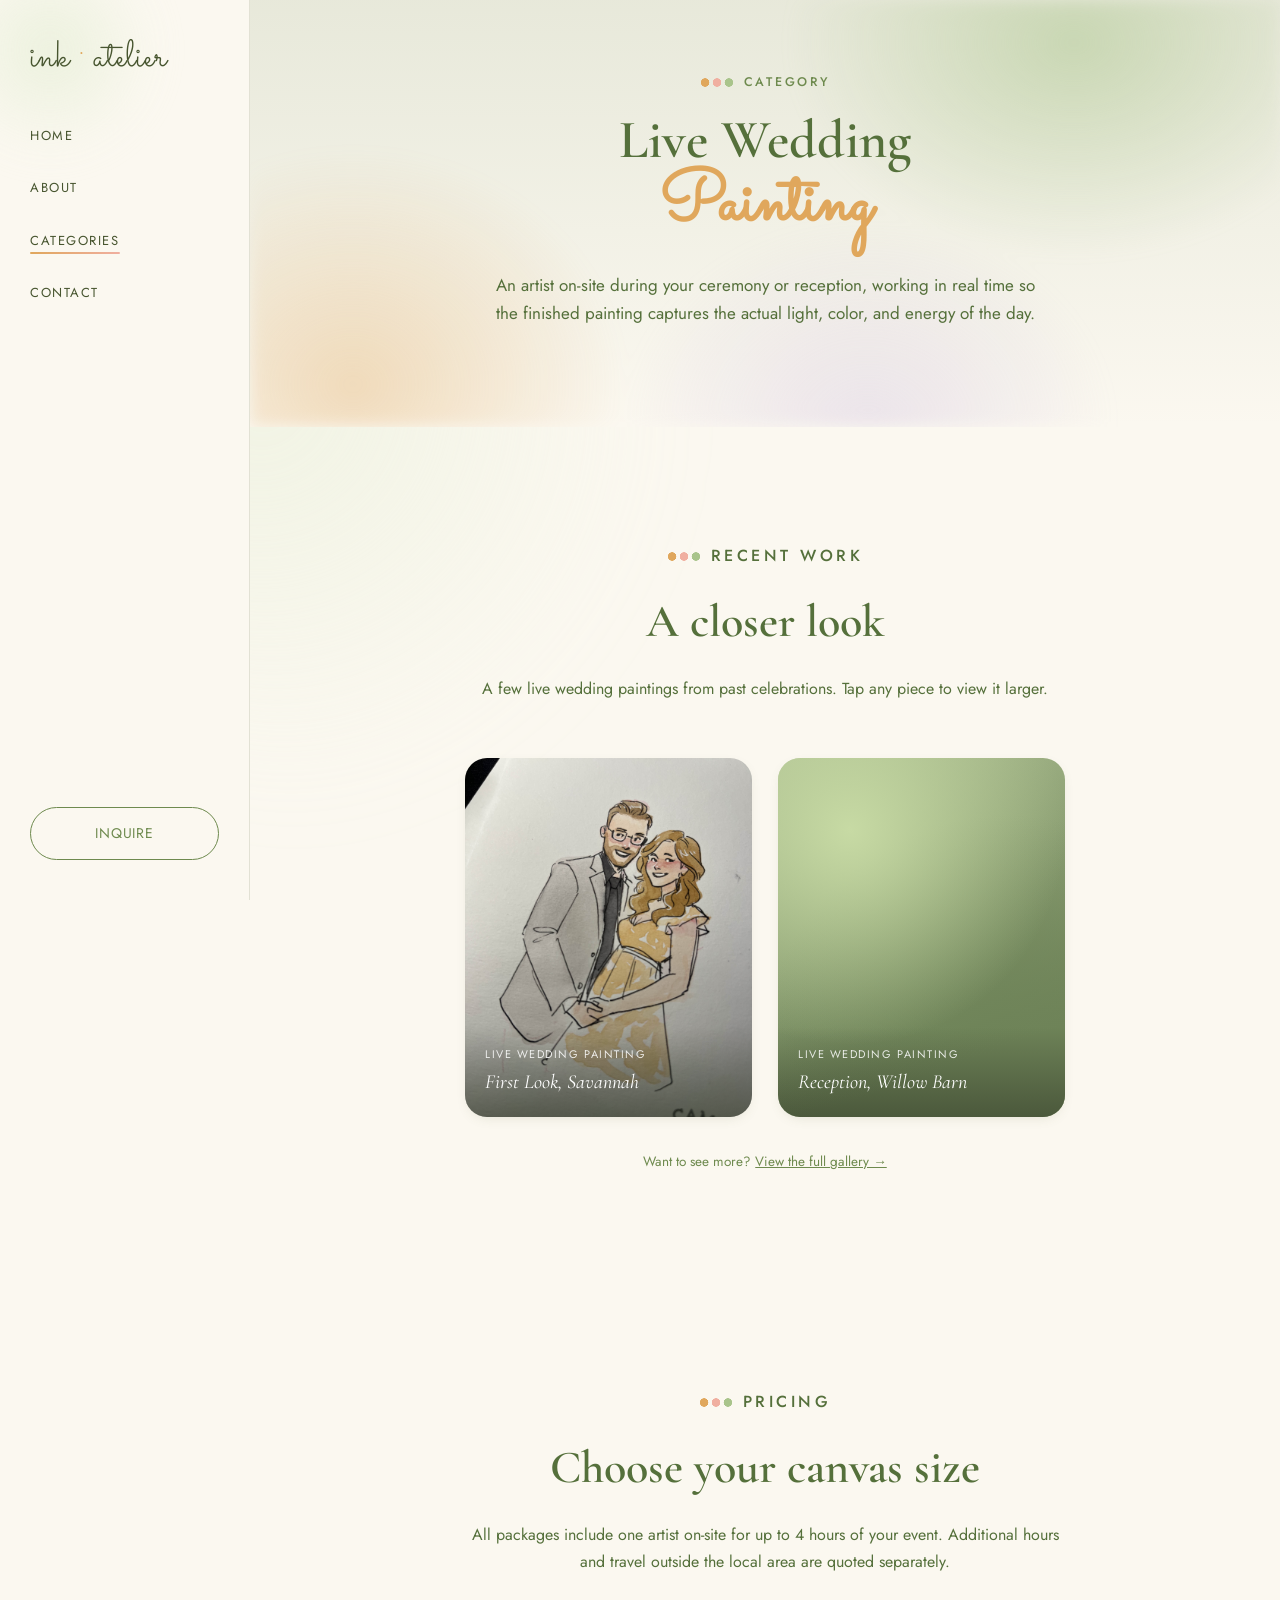
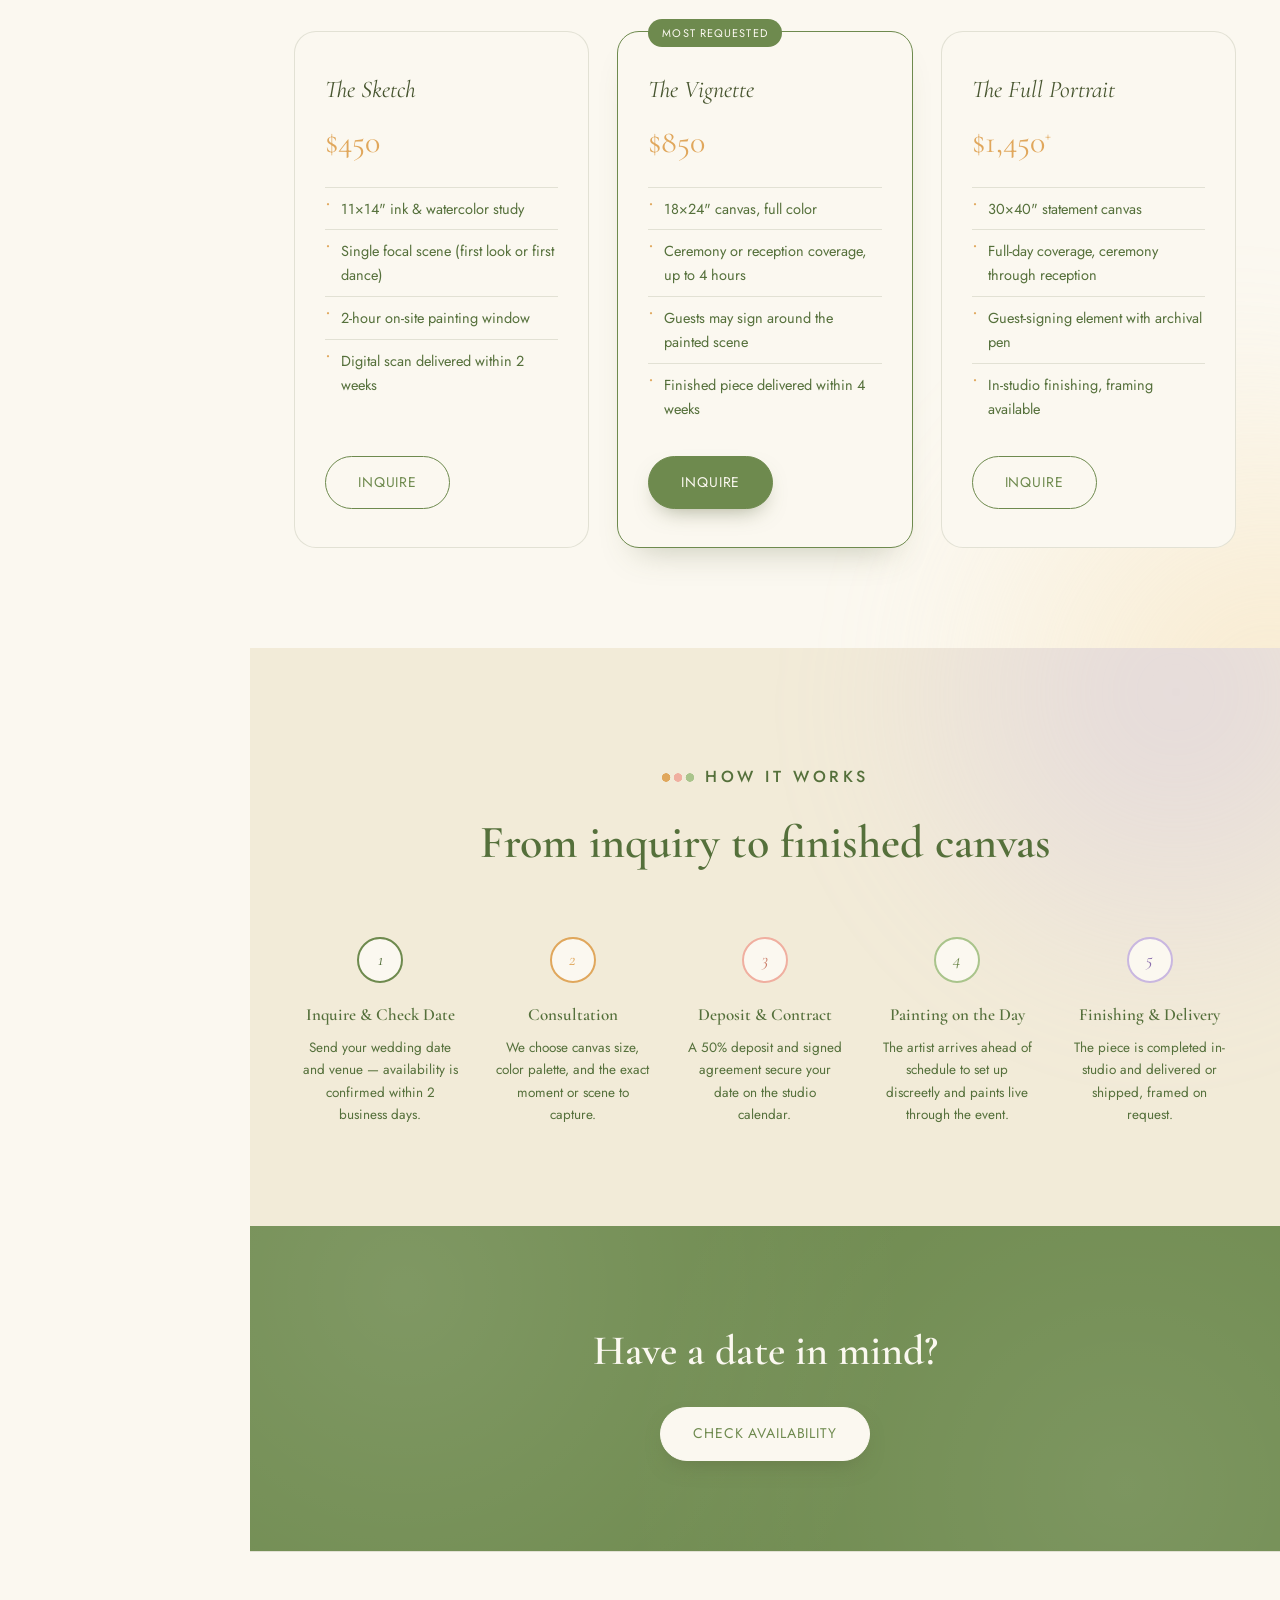
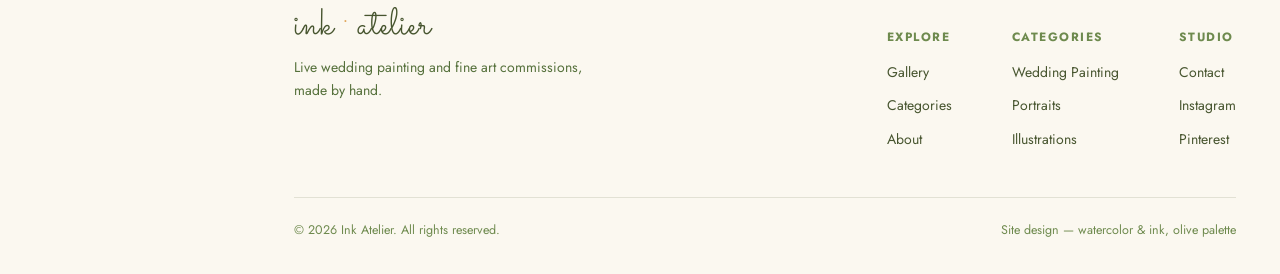
<file: live-wedding-painting.html>
<!DOCTYPE html>
<html lang="en">
<head>
<meta charset="UTF-8">
<meta name="viewport" content="width=device-width, initial-scale=1.0">
<title>Live Wedding Painting — Ink Atelier</title>
<meta name="description" content="Live wedding painting pricing and process — Ink Atelier.">
<link rel="preconnect" href="https://fonts.googleapis.com">
<link rel="preconnect" href="https://fonts.gstatic.com" crossorigin>
<link href="https://fonts.googleapis.com/css2?family=Sacramento&family=Cormorant+Garamond:ital,wght@0,500;0,600;1,500;1,600&family=Jost:wght@400;500;600&display=swap" rel="stylesheet">
<link rel="stylesheet" href="style.css">
</head>
<body>

<nav class="site-nav">
  <div class="nav-top">
    <a href="index.html" class="logo">ink<span>&nbsp;·&nbsp;</span>atelier</a>
    <button class="nav-toggle" aria-label="Toggle menu" aria-expanded="false">
      <span></span><span></span><span></span>
    </button>
    <ul class="nav-links">
      <li><a href="index.html">Home</a></li>
      <li><a href="about.html">About</a></li>
      <li><a href="index.html#categories" class="active">Categories</a></li>
      <li><a href="index.html#contact">Contact</a></li>
    </ul>
  </div>
  <div class="nav-bottom">
    <a href="index.html#contact" class="btn btn-ghost nav-cta">Inquire</a>
  </div>
</nav>

<header class="hero hero-small" style="background:linear-gradient(180deg, rgba(143,163,119,0.18), transparent);">
  <div class="hero-wash"></div>
  <div class="wrap">
    <p class="eyebrow hero-eyebrow">Category</p>
    <h1>Live Wedding<br><span class="italic">Painting</span></h1>
    <p class="lede">An artist on-site during your ceremony or reception, working in real time so the finished painting captures the actual light, color, and energy of the day.</p>
  </div>
</header>

<section class="section" id="examples">
  <div class="wrap">
    <div class="section-head">
      <p class="eyebrow">Recent Work</p>
      <h2>A closer look</h2>
      <p>A few live wedding paintings from past celebrations. Tap any piece to view it larger.</p>
    </div>
    <div class="gallery-grid category-gallery">
      <div class="gallery-item" data-cat="wedding"><img class="wash" src="images/1.jpg" alt="couple"><div class="gallery-caption"><span class="cat">Live Wedding Painting</span><span class="title">First Look, Savannah</span></div></div>
      <div class="gallery-item" data-cat="wedding"><div class="wash"></div><div class="gallery-caption"><span class="cat">Live Wedding Painting</span><span class="title">Reception, Willow Barn</span></div></div>
    </div>
    <p class="gallery-note">Want to see more? <a href="index.html#gallery" style="text-decoration:underline;">View the full gallery →</a></p>
  </div>
</section>

<section class="section">
  <div class="wrap">
    <div class="section-head">
      <p class="eyebrow">Pricing</p>
      <h2>Choose your canvas size</h2>
      <p>All packages include one artist on-site for up to 4 hours of your event. Additional hours and travel outside the local area are quoted separately.</p>
    </div>

    <div class="tier-grid">
      <div class="tier-card">
        <p class="tier-name">The Sketch</p>
        <p class="tier-price">$450</p>
        <ul class="tier-list">
          <li>11×14" ink &amp; watercolor study</li>
          <li>Single focal scene (first look or first dance)</li>
          <li>2-hour on-site painting window</li>
          <li>Digital scan delivered within 2 weeks</li>
        </ul>
        <a href="index.html#contact" class="btn btn-ghost">Inquire</a>
      </div>
      <div class="tier-card featured">
        <p class="tier-name">The Vignette</p>
        <p class="tier-price">$850</p>
        <ul class="tier-list">
          <li>18×24" canvas, full color</li>
          <li>Ceremony or reception coverage, up to 4 hours</li>
          <li>Guests may sign around the painted scene</li>
          <li>Finished piece delivered within 4 weeks</li>
        </ul>
        <a href="index.html#contact" class="btn btn-primary">Inquire</a>
      </div>
      <div class="tier-card">
        <p class="tier-name">The Full Portrait</p>
        <p class="tier-price">$1,450<sup>+</sup></p>
        <ul class="tier-list">
          <li>30×40" statement canvas</li>
          <li>Full-day coverage, ceremony through reception</li>
          <li>Guest-signing element with archival pen</li>
          <li>In-studio finishing, framing available</li>
        </ul>
        <a href="index.html#contact" class="btn btn-ghost">Inquire</a>
      </div>
    </div>
  </div>
</section>

<section class="section alt">
  <div class="wrap">
    <div class="section-head">
      <p class="eyebrow">How It Works</p>
      <h2>From inquiry to finished canvas</h2>
    </div>
    <div class="steps">
      <div class="step">
        <div class="step-num">1</div>
        <h4>Inquire &amp; Check Date</h4>
        <p>Send your wedding date and venue — availability is confirmed within 2 business days.</p>
      </div>
      <div class="step">
        <div class="step-num">2</div>
        <h4>Consultation</h4>
        <p>We choose canvas size, color palette, and the exact moment or scene to capture.</p>
      </div>
      <div class="step">
        <div class="step-num">3</div>
        <h4>Deposit &amp; Contract</h4>
        <p>A 50% deposit and signed agreement secure your date on the studio calendar.</p>
      </div>
      <div class="step">
        <div class="step-num">4</div>
        <h4>Painting on the Day</h4>
        <p>The artist arrives ahead of schedule to set up discreetly and paints live through the event.</p>
      </div>
      <div class="step">
        <div class="step-num">5</div>
        <h4>Finishing &amp; Delivery</h4>
        <p>The piece is completed in-studio and delivered or shipped, framed on request.</p>
      </div>
    </div>
  </div>
</section>

<section class="cta-band">
  <div class="wrap">
    <h2>Have a date in mind?</h2>
    <a href="index.html#contact" class="btn btn-primary">Check Availability</a>
  </div>
</section>

<footer class="site-footer">
  <div class="wrap">
    <div class="footer-grid">
      <div>
        <a href="index.html" class="logo">ink<span>&nbsp;·&nbsp;</span>atelier</a>
        <p class="footer-tagline">Live wedding painting and fine art commissions, made by hand.</p>
      </div>
      <div class="footer-links">
        <div class="footer-col">
          <h5>Explore</h5>
          <a href="index.html#gallery">Gallery</a>
          <a href="index.html#categories">Categories</a>
          <a href="about.html">About</a>
        </div>
        <div class="footer-col">
          <h5>Categories</h5>
          <a href="live-wedding-painting.html">Wedding Painting</a>
          <a href="portrait-commissions.html">Portraits</a>
          <a href="custom-illustrations.html">Illustrations</a>
        </div>
        <div class="footer-col">
          <h5>Studio</h5>
          <a href="index.html#contact">Contact</a>
          <a href="#">Instagram</a>
          <a href="#">Pinterest</a>
        </div>
      </div>
    </div>
    <div class="footer-bottom">
      <span>© 2026 Ink Atelier. All rights reserved.</span>
      <span>Site design — watercolor &amp; ink, olive palette</span>
    </div>
  </div>
</footer>

<!-- ============ LIGHTBOX ============ -->
<div class="lightbox" id="lightbox" role="dialog" aria-modal="true" aria-label="Artwork preview" hidden>
  <button class="lightbox-nav prev" id="lightboxPrev" aria-label="Previous artwork">&#8249;</button>
  <div class="lightbox-frame">
    <button class="lightbox-close" id="lightboxClose" aria-label="Close preview">&times;</button>
    <div class="lightbox-wash" id="lightboxWash"></div>
    <div class="lightbox-caption">
      <span class="cat" id="lightboxCat"></span>
      <span class="title" id="lightboxTitle"></span>
    </div>
  </div>
  <button class="lightbox-nav next" id="lightboxNext" aria-label="Next artwork">&#8250;</button>
</div>

<script src="script.js"></script>
</body>
</html>
</file>
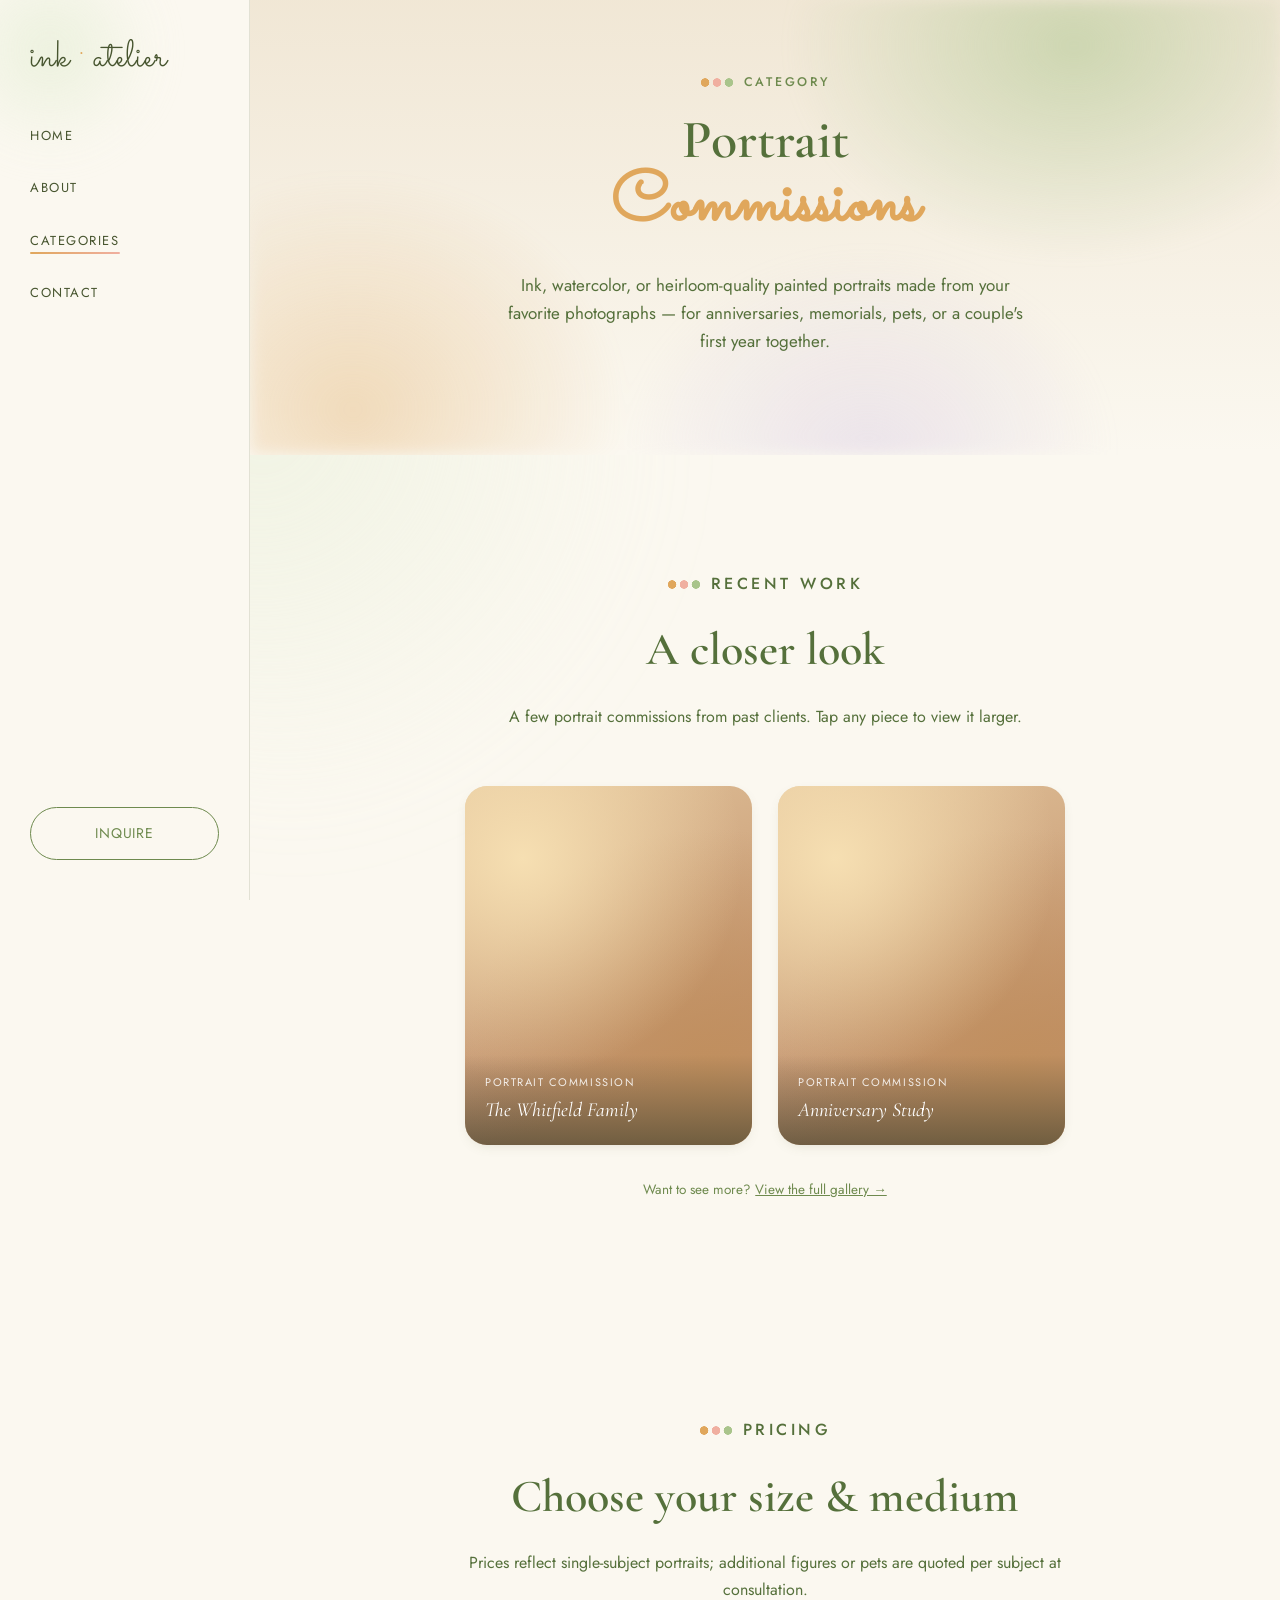
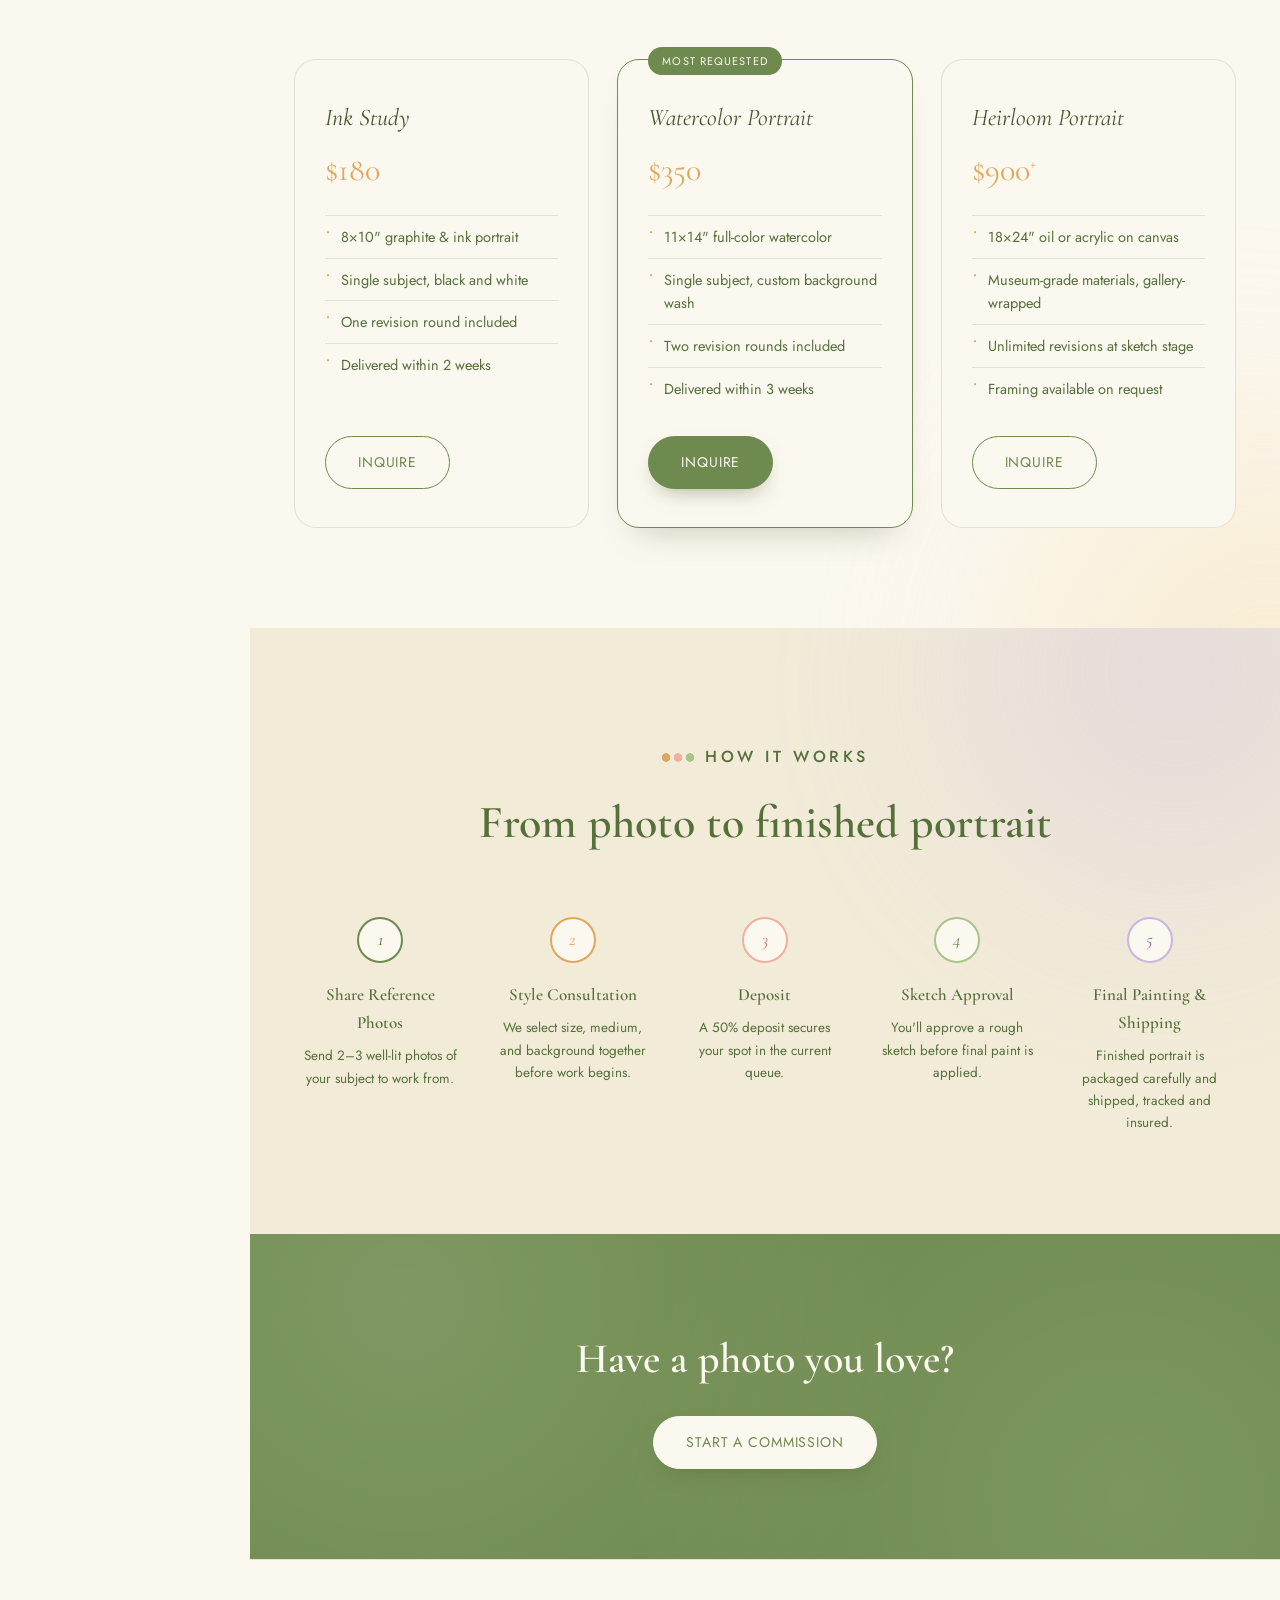
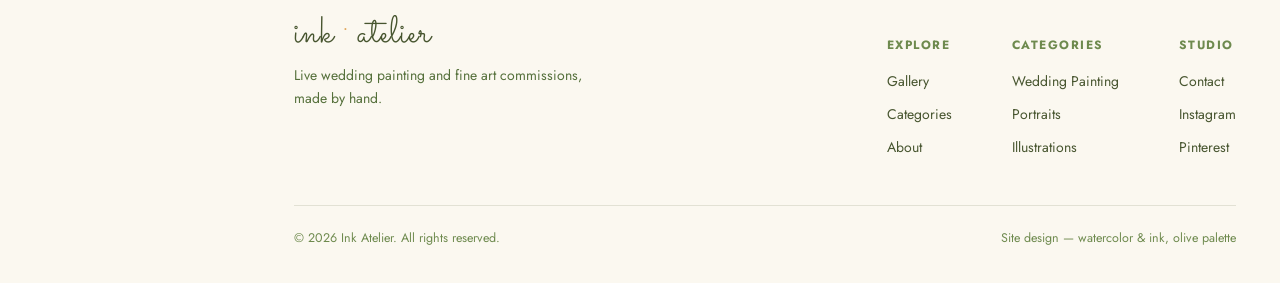
<file: portrait-commissions.html>
<!DOCTYPE html>
<html lang="en">
<head>
<meta charset="UTF-8">
<meta name="viewport" content="width=device-width, initial-scale=1.0">
<title>Portrait Commissions — Ink Atelier</title>
<meta name="description" content="Custom portrait commission pricing and process — Ink Atelier.">
<link rel="preconnect" href="https://fonts.googleapis.com">
<link rel="preconnect" href="https://fonts.gstatic.com" crossorigin>
<link href="https://fonts.googleapis.com/css2?family=Sacramento&family=Cormorant+Garamond:ital,wght@0,500;0,600;1,500;1,600&family=Jost:wght@400;500;600&display=swap" rel="stylesheet">
<link rel="stylesheet" href="style.css">
</head>
<body>

<nav class="site-nav">
  <div class="nav-top">
    <a href="index.html" class="logo">ink<span>&nbsp;·&nbsp;</span>atelier</a>
    <button class="nav-toggle" aria-label="Toggle menu" aria-expanded="false">
      <span></span><span></span><span></span>
    </button>
    <ul class="nav-links">
      <li><a href="index.html">Home</a></li>
      <li><a href="about.html">About</a></li>
      <li><a href="index.html#categories" class="active">Categories</a></li>
      <li><a href="index.html#contact">Contact</a></li>
    </ul>
  </div>
  <div class="nav-bottom">
    <a href="index.html#contact" class="btn btn-ghost nav-cta">Inquire</a>
  </div>
</nav>

<header class="hero hero-small" style="background:linear-gradient(180deg, rgba(194,154,92,0.18), transparent);">
  <div class="hero-wash"></div>
  <div class="wrap">
    <p class="eyebrow hero-eyebrow">Category</p>
    <h1>Portrait<br><span class="italic">Commissions</span></h1>
    <p class="lede">Ink, watercolor, or heirloom-quality painted portraits made from your favorite photographs — for anniversaries, memorials, pets, or a couple's first year together.</p>
  </div>
</header>

<section class="section" id="examples">
  <div class="wrap">
    <div class="section-head">
      <p class="eyebrow">Recent Work</p>
      <h2>A closer look</h2>
      <p>A few portrait commissions from past clients. Tap any piece to view it larger.</p>
    </div>
    <div class="gallery-grid category-gallery">
      <div class="gallery-item" data-cat="portrait"><div class="wash"></div><div class="gallery-caption"><span class="cat">Portrait Commission</span><span class="title">The Whitfield Family</span></div></div>
      <div class="gallery-item" data-cat="portrait"><div class="wash"></div><div class="gallery-caption"><span class="cat">Portrait Commission</span><span class="title">Anniversary Study</span></div></div>
    </div>
    <p class="gallery-note">Want to see more? <a href="index.html#gallery" style="text-decoration:underline;">View the full gallery →</a></p>
  </div>
</section>

<section class="section">
  <div class="wrap">
    <div class="section-head">
      <p class="eyebrow">Pricing</p>
      <h2>Choose your size &amp; medium</h2>
      <p>Prices reflect single-subject portraits; additional figures or pets are quoted per subject at consultation.</p>
    </div>

    <div class="tier-grid">
      <div class="tier-card">
        <p class="tier-name">Ink Study</p>
        <p class="tier-price">$180</p>
        <ul class="tier-list">
          <li>8×10" graphite &amp; ink portrait</li>
          <li>Single subject, black and white</li>
          <li>One revision round included</li>
          <li>Delivered within 2 weeks</li>
        </ul>
        <a href="index.html#contact" class="btn btn-ghost">Inquire</a>
      </div>
      <div class="tier-card featured">
        <p class="tier-name">Watercolor Portrait</p>
        <p class="tier-price">$350</p>
        <ul class="tier-list">
          <li>11×14" full-color watercolor</li>
          <li>Single subject, custom background wash</li>
          <li>Two revision rounds included</li>
          <li>Delivered within 3 weeks</li>
        </ul>
        <a href="index.html#contact" class="btn btn-primary">Inquire</a>
      </div>
      <div class="tier-card">
        <p class="tier-name">Heirloom Portrait</p>
        <p class="tier-price">$900<sup>+</sup></p>
        <ul class="tier-list">
          <li>18×24" oil or acrylic on canvas</li>
          <li>Museum-grade materials, gallery-wrapped</li>
          <li>Unlimited revisions at sketch stage</li>
          <li>Framing available on request</li>
        </ul>
        <a href="index.html#contact" class="btn btn-ghost">Inquire</a>
      </div>
    </div>
  </div>
</section>

<section class="section alt">
  <div class="wrap">
    <div class="section-head">
      <p class="eyebrow">How It Works</p>
      <h2>From photo to finished portrait</h2>
    </div>
    <div class="steps">
      <div class="step">
        <div class="step-num">1</div>
        <h4>Share Reference Photos</h4>
        <p>Send 2–3 well-lit photos of your subject to work from.</p>
      </div>
      <div class="step">
        <div class="step-num">2</div>
        <h4>Style Consultation</h4>
        <p>We select size, medium, and background together before work begins.</p>
      </div>
      <div class="step">
        <div class="step-num">3</div>
        <h4>Deposit</h4>
        <p>A 50% deposit secures your spot in the current queue.</p>
      </div>
      <div class="step">
        <div class="step-num">4</div>
        <h4>Sketch Approval</h4>
        <p>You'll approve a rough sketch before final paint is applied.</p>
      </div>
      <div class="step">
        <div class="step-num">5</div>
        <h4>Final Painting &amp; Shipping</h4>
        <p>Finished portrait is packaged carefully and shipped, tracked and insured.</p>
      </div>
    </div>
  </div>
</section>

<section class="cta-band">
  <div class="wrap">
    <h2>Have a photo you love?</h2>
    <a href="index.html#contact" class="btn btn-primary">Start a Commission</a>
  </div>
</section>

<footer class="site-footer">
  <div class="wrap">
    <div class="footer-grid">
      <div>
        <a href="index.html" class="logo">ink<span>&nbsp;·&nbsp;</span>atelier</a>
        <p class="footer-tagline">Live wedding painting and fine art commissions, made by hand.</p>
      </div>
      <div class="footer-links">
        <div class="footer-col">
          <h5>Explore</h5>
          <a href="index.html#gallery">Gallery</a>
          <a href="index.html#categories">Categories</a>
          <a href="about.html">About</a>
        </div>
        <div class="footer-col">
          <h5>Categories</h5>
          <a href="live-wedding-painting.html">Wedding Painting</a>
          <a href="portrait-commissions.html">Portraits</a>
          <a href="custom-illustrations.html">Illustrations</a>
        </div>
        <div class="footer-col">
          <h5>Studio</h5>
          <a href="index.html#contact">Contact</a>
          <a href="#">Instagram</a>
          <a href="#">Pinterest</a>
        </div>
      </div>
    </div>
    <div class="footer-bottom">
      <span>© 2026 Ink Atelier. All rights reserved.</span>
      <span>Site design — watercolor &amp; ink, olive palette</span>
    </div>
  </div>
</footer>

<!-- ============ LIGHTBOX ============ -->
<div class="lightbox" id="lightbox" role="dialog" aria-modal="true" aria-label="Artwork preview" hidden>
  <button class="lightbox-nav prev" id="lightboxPrev" aria-label="Previous artwork">&#8249;</button>
  <div class="lightbox-frame">
    <button class="lightbox-close" id="lightboxClose" aria-label="Close preview">&times;</button>
    <div class="lightbox-wash" id="lightboxWash"></div>
    <div class="lightbox-caption">
      <span class="cat" id="lightboxCat"></span>
      <span class="title" id="lightboxTitle"></span>
    </div>
  </div>
  <button class="lightbox-nav next" id="lightboxNext" aria-label="Next artwork">&#8250;</button>
</div>

<script src="script.js"></script>
</body>
</html>
</file>
<file: style.css>
/* =========================================================
   INK ATELIER — shared stylesheet
   A lighter, more whimsical watercolor take: soft olive & sage,
   honeyed gold, blush and lavender washes, hand-lettered accents.
   ========================================================= */

:root{
  --paper:        #FBF8F0;
  --paper-deep:   #F2EBD8;
  --ink:          #47552F;
  --olive:        #6E8A4E;
  --olive-dark:   #55703B;
  --sage:         #A9C48B;
  --sage-pale:    #E7EFD8;
  --gold:         #E0A75C;
  --gold-pale:    #F6DFB2;
  --blush:        #F0AFA0;
  --lavender:     #C9B7E0;
  --line:         rgba(71,85,47,0.14);
  --shadow-rgb:   90,100,60;

  --font-display: 'Cormorant Garamond', 'Times New Roman', serif;
  --font-script:  'Sacramento', cursive;
  --font-body:    'Jost', 'Helvetica Neue', Arial, sans-serif;

  --radius: 22px;
  --max-w: 1100px;
}

*,*::before,*::after{ box-sizing:border-box; }
html{ scroll-behavior:smooth; }
@media (prefers-reduced-motion: reduce){
  html{ scroll-behavior:auto; }
  *,*::before,*::after{ animation-duration:0.001ms !important; animation-iteration-count:1 !important; transition-duration:0.001ms !important; scroll-behavior:auto !important; }
}

body{
  margin:0;
  background:var(--paper);
  color:var(--ink);
  font-family:var(--font-body);
  font-size:16px;
  line-height:1.65;
  -webkit-font-smoothing:antialiased;
}

img{ max-width:100%; display:block; }
a{ color:inherit; text-decoration:none; }
ul{ margin:0; padding:0; list-style:none; }
h1,h2,h3,h4{ font-family:var(--font-display); font-weight:600; margin:0; color:var(--olive-dark); }
p{ margin:0; }

:focus-visible{
  outline:2px solid var(--gold);
  outline-offset:3px;
}

.wrap{
  max-width:var(--max-w);
  margin:0 auto;
  padding:0 44px;
  position:relative;
  z-index:1;
}

.eyebrow{
  font-family:var(--font-body);
  font-size:12.5px;
  letter-spacing:0.22em;
  text-transform:uppercase;
  color:var(--olive);
  font-weight:500;
  display:inline-flex;
  align-items:center;
}
.eyebrow::before{
  content:"";
  display:inline-block;
  width:34px; height:11px;
  margin-right:10px;
  flex-shrink:0;
  background:
    radial-gradient(circle at 15% 50%, var(--gold) 0 4px, transparent 4.5px),
    radial-gradient(circle at 50% 50%, var(--blush) 0 4px, transparent 4.5px),
    radial-gradient(circle at 85% 50%, var(--sage) 0 4px, transparent 4.5px);
}

/* whimsical hand-lettered emphasis, used inside headlines */
.italic{
  font-family:var(--font-script);
  font-style:normal;
  color:var(--gold);
  font-size:1.3em;
}

/* ---------- buttons ---------- */
.btn{
  display:inline-flex;
  align-items:center;
  gap:8px;
  padding:14px 32px;
  font-family:var(--font-body);
  font-size:14px;
  letter-spacing:0.06em;
  text-transform:uppercase;
  border-radius:999px;
  border:1.5px solid var(--olive);
  cursor:pointer;
  transition:background .25s ease, color .25s ease, transform .2s ease, box-shadow .25s ease;
}
.btn-primary{
  background:var(--olive);
  color:var(--paper);
  box-shadow:0 10px 22px -10px rgba(var(--shadow-rgb),0.55);
}
.btn-primary:hover{ background:var(--olive-dark); transform:translateY(-2px) rotate(-0.5deg); }
.btn-ghost{
  background:transparent;
  color:var(--olive);
}
.btn-ghost:hover{ background:var(--olive); color:var(--paper); transform:translateY(-2px) rotate(0.5deg); }

/* ---------- watercolor blob decorations ---------- */
.blob{
  position:absolute;
  pointer-events:none;
  filter:blur(2px);
  opacity:0.55;
  z-index:0;
}

/* ambient watercolor washes behind every section, no markup needed */
.section{ padding:100px 0; position:relative; overflow:hidden; }
.section.alt{ background:var(--paper-deep); }
.section::before{
  content:"";
  position:absolute;
  width:560px; height:560px;
  border-radius:50%;
  filter:blur(60px);
  z-index:0;
  pointer-events:none;
  opacity:0.55;
}
.section:nth-of-type(3n+1)::before{
  top:-200px; left:-160px;
  background:radial-gradient(circle at 30% 30%, var(--sage-pale), transparent 70%);
}
.section:nth-of-type(3n+2)::before{
  bottom:-220px; right:-160px;
  background:radial-gradient(circle at 70% 70%, var(--gold-pale), transparent 70%);
}
.section:nth-of-type(3n)::before{
  top:-180px; right:-120px;
  background:radial-gradient(circle at 60% 40%, var(--lavender), transparent 72%);
  opacity:0.35;
}

/* ---------- brush divider (signature element) ---------- */
.brush-divider{
  width:100%;
  max-width:220px;
  height:18px;
  margin:26px auto;
  display:block;
}
.brush-divider path{ stroke:var(--gold); }
.brush-divider.left{ margin-left:0; }

/* ---------- nav (fixed left sidebar on desktop/tablet) ---------- */
.site-nav{
  position:fixed;
  top:0; left:0; bottom:0;
  width:var(--nav-w, 250px);
  z-index:50;
  background:var(--paper);
  border-right:1px solid var(--line);
  display:flex;
  flex-direction:column;
  justify-content:space-between;
  padding:40px 30px;
  overflow-y:auto;
}
.site-nav::before{
  content:"";
  position:absolute; top:-60px; left:-60px;
  width:220px; height:220px; border-radius:50%;
  background:radial-gradient(circle, var(--sage-pale), transparent 70%);
  filter:blur(20px);
  opacity:0.8;
  pointer-events:none;
}
.nav-top{ display:flex; flex-direction:column; gap:44px; position:relative; z-index:1; }
.logo{
  font-family:var(--font-script);
  font-size:38px;
  font-weight:400;
  color:var(--ink);
  letter-spacing:0.01em;
  line-height:1;
}
.logo span{ color:var(--gold); }
.nav-links{
  display:flex;
  flex-direction:column;
  gap:26px;
  align-items:flex-start;
}
.nav-links a{
  font-size:13px;
  letter-spacing:0.12em;
  text-transform:uppercase;
  color:var(--ink);
  position:relative;
  padding-bottom:4px;
}
.nav-links a::after{
  content:"";
  position:absolute; left:0; right:0; bottom:0;
  height:2px; background:linear-gradient(90deg, var(--gold), var(--blush));
  border-radius:2px;
  transform:scaleX(0); transform-origin:left;
  transition:transform .3s ease;
}
.nav-links a:hover::after, .nav-links a.active::after{ transform:scaleX(1); }
.nav-bottom{ display:flex; position:relative; z-index:1; }
.nav-cta{ width:100%; justify-content:center; }
.nav-toggle{ display:none; }

/* push page content clear of the fixed sidebar */
body{ padding-left:var(--nav-w, 250px); }

@media (max-width:900px){
  :root{ --nav-w:210px; }
}

@media (max-width:760px){
  body{ padding-left:0; padding-top:76px; }
  .site-nav{
    top:0; left:0; right:0; bottom:auto;
    width:100%; height:auto;
    flex-direction:row;
    align-items:center;
    justify-content:space-between;
    padding:18px 24px;
    border-right:none;
    border-bottom:1px solid var(--line);
  }
  .nav-top{ flex-direction:row; align-items:center; gap:0; width:100%; justify-content:space-between; }
  .nav-links{
    position:absolute; top:100%; left:0; right:0;
    background:var(--paper);
    flex-direction:column;
    gap:0;
    align-items:stretch;
    border-bottom:1px solid var(--line);
    display:none;
  }
  .nav-links.open{ display:flex; }
  .nav-links a{ width:100%; padding:16px 24px; border-top:1px solid var(--line); }
  .nav-toggle{
    display:inline-flex; background:none; border:none; cursor:pointer;
    flex-direction:column; gap:5px; padding:6px;
  }
  .nav-toggle span{ width:22px; height:1.5px; background:var(--ink); display:block; }
  .nav-bottom{ display:none; }
}

/* ---------- hero watercolor wash ---------- */
.hero-wash{
  position:absolute; inset:0; z-index:0;
  background:
    radial-gradient(ellipse 600px 420px at 15% 15%, rgba(169,196,139,0.6), transparent 60%),
    radial-gradient(ellipse 520px 460px at 88% 10%, rgba(224,167,92,0.4), transparent 62%),
    radial-gradient(ellipse 520px 440px at 75% 85%, rgba(201,183,224,0.4), transparent 62%),
    radial-gradient(ellipse 620px 480px at 20% 95%, rgba(240,175,160,0.32), transparent 65%);
  filter:blur(8px);
}
.hero-small .hero-wash{
  background:
    radial-gradient(ellipse 480px 360px at 80% 10%, rgba(169,196,139,0.5), transparent 60%),
    radial-gradient(ellipse 440px 380px at 10% 90%, rgba(224,167,92,0.35), transparent 62%),
    radial-gradient(ellipse 380px 320px at 60% 100%, rgba(201,183,224,0.3), transparent 65%);
}

/* ---------- hero ---------- */
.hero{
  position:relative;
  overflow:hidden;
  padding:110px 0 130px;
  text-align:center;
  isolation:isolate;
}
.hero .wrap{ position:relative; z-index:1; }
.hero-eyebrow{ margin-bottom:18px; justify-content:center; }
.hero h1{
  font-size:clamp(40px, 6vw, 74px);
  line-height:1.08;
  max-width:780px;
  margin:0 auto 26px;
}
.hero p.lede{
  max-width:540px;
  margin:0 auto 40px;
  font-size:17px;
  color:var(--olive-dark);
}
.hero-ctas{ display:flex; gap:18px; justify-content:center; flex-wrap:wrap; }

.hero-small{
  padding:70px 0 60px;
  text-align:center;
}
.hero-small h1{ font-size:clamp(34px,5vw,54px); }

/* ---------- section shell ---------- */
.section-head{ text-align:center; max-width:600px; margin:0 auto 56px; }
.section-head h2{ font-size:clamp(30px,4vw,46px); margin-top:14px; }
.section-head p{ margin-top:16px; color:var(--olive-dark); font-size:16px; }

/* ---------- gallery ---------- */
.filter-row{
  display:flex; gap:10px; justify-content:center; flex-wrap:wrap;
  margin-bottom:48px;
}
.filter-btn{
  font-family:var(--font-body);
  font-size:12.5px; letter-spacing:0.1em; text-transform:uppercase;
  padding:9px 20px; border:1.5px solid var(--olive); border-radius:999px;
  background:transparent; color:var(--olive); cursor:pointer;
  transition:background .2s ease, color .2s ease, transform .2s ease;
}
.filter-btn.active, .filter-btn:hover{ background:var(--olive); color:var(--paper); transform:translateY(-1px); }

.gallery-grid{
  display:grid;
  grid-template-columns:repeat(3, 1fr);
  gap:26px;
}
.gallery-item{
  position:relative;
  border-radius:var(--radius);
  overflow:hidden;
  aspect-ratio:4/5;
  display:flex; align-items:flex-end;
  transition:transform .35s ease, box-shadow .35s ease;
  box-shadow:0 4px 14px -6px rgba(var(--shadow-rgb),0.22);
  cursor:pointer;
}
.gallery-item:hover{ transform:translateY(-6px) rotate(-0.6deg); box-shadow:0 20px 32px -14px rgba(var(--shadow-rgb),0.32); }
.gallery-item .wash{
  position:absolute; inset:0;
}
img.wash, img.banner{
  width:100%; height:100%;
  object-fit:cover;
}
.gallery-item .icon{
  position:absolute; top:50%; left:50%; transform:translate(-50%,-64%);
  width:64px; height:64px; opacity:0.85;
}
.gallery-caption{
  position:relative; z-index:1;
  width:100%;
  padding:18px 20px;
  background:linear-gradient(to top, rgba(46,53,36,0.55), transparent);
  color:#fff;
}
.gallery-caption .cat{
  display:block; font-size:11px; letter-spacing:0.14em; text-transform:uppercase;
  opacity:0.85; margin-bottom:3px;
}
.gallery-caption .title{ font-family:var(--font-display); font-size:20px; font-style:italic; }

.gallery-item[data-cat="wedding"] .wash{
  background:
    radial-gradient(circle at 25% 20%, #C7DAA4, transparent 60%),
    radial-gradient(circle at 80% 85%, #6E8358, transparent 65%),
    linear-gradient(160deg,#A9BB8E, #6E8358 80%);
}
.gallery-item[data-cat="portrait"] .wash{
  background:
    radial-gradient(circle at 20% 20%, #F6DFB2, transparent 60%),
    radial-gradient(circle at 85% 80%, #C08F5E, transparent 65%),
    linear-gradient(160deg, #E1C299, #C08F6B 80%);
}
.gallery-item[data-cat="illustration"] .wash{
  background:
    radial-gradient(circle at 25% 25%, #F0C9C0, transparent 60%),
    radial-gradient(circle at 80% 80%, #C9B7E0, transparent 65%),
    linear-gradient(160deg, #E1B5AA, #B98070 80%);
}

.gallery-note{
  text-align:center; margin-top:34px; font-size:13.5px; color:var(--olive);
}
.category-gallery{
  grid-template-columns:repeat(2,1fr);
  max-width:600px;
  margin:0 auto;
}

/* ---------- lightbox (click a gallery piece to view it larger) ---------- */
.lightbox{
  position:fixed; inset:0; z-index:200;
  background:rgba(46,53,36,0.88);
  display:flex; align-items:center; justify-content:center;
  padding:40px;
}
.lightbox[hidden]{ display:none; }
.lightbox-frame{
  position:relative;
  width:min(640px, 88vw);
  max-height:86vh;
  aspect-ratio:4/5;
  border-radius:var(--radius);
  overflow:hidden;
  box-shadow:0 30px 70px -20px rgba(0,0,0,0.55);
}
.lightbox-wash{ position:absolute; inset:0; background-size:cover; background-position:center; }
.lightbox-caption{
  position:absolute; left:0; right:0; bottom:0; z-index:1;
  padding:26px 30px;
  background:linear-gradient(to top, rgba(46,53,36,0.65), transparent);
  color:#fff;
}
.lightbox-caption .cat{ display:block; font-size:12px; letter-spacing:0.16em; text-transform:uppercase; opacity:0.85; margin-bottom:4px; }
.lightbox-caption .title{ font-family:var(--font-display); font-style:italic; font-size:26px; }
.lightbox-close{
  position:absolute; top:22px; right:26px; z-index:2;
  width:40px; height:40px; border-radius:50%;
  background:rgba(255,255,255,0.14); border:1px solid rgba(255,255,255,0.4);
  color:#fff; font-size:20px; line-height:1; cursor:pointer;
  display:flex; align-items:center; justify-content:center;
  transition:background .2s ease;
}
.lightbox-close:hover{ background:rgba(255,255,255,0.28); }
.lightbox-nav{
  background:rgba(255,255,255,0.14); border:1px solid rgba(255,255,255,0.4);
  color:#fff; font-size:22px; cursor:pointer; padding:0;
  width:46px; height:46px; border-radius:50%;
  display:flex; align-items:center; justify-content:center;
  transition:background .2s ease;
  flex-shrink:0;
  margin:0 18px;
}
.lightbox-nav:hover{ background:rgba(255,255,255,0.28); }
@media (max-width:600px){
  .lightbox{ padding:16px; }
  .lightbox-nav{ width:38px; height:38px; font-size:18px; margin:0 8px; }
  .lightbox-close{ width:34px; height:34px; top:14px; right:14px; }
}

/* ---------- category preview cards (home) ---------- */
.cat-grid{
  display:grid;
  grid-template-columns:repeat(3, 1fr);
  gap:30px;
}
.cat-card{
  display:block;
  background:var(--paper);
  border:1px solid var(--line);
  border-radius:var(--radius);
  overflow:hidden;
  transition:transform .3s ease, box-shadow .3s ease;
}
.cat-card:hover{ transform:translateY(-5px) rotate(-0.4deg); box-shadow:0 22px 36px -18px rgba(var(--shadow-rgb),0.3); }
.cat-card .banner{ height:170px; position:relative; }
.cat-card .banner.wedding{
  background:
    radial-gradient(circle at 25% 25%, #D7E4BE, transparent 60%),
    radial-gradient(circle at 85% 80%, #6E8358, transparent 65%),
    linear-gradient(150deg,#B9C79E,#70895A);
}
.cat-card .banner.portrait{
  background:
    radial-gradient(circle at 25% 25%, #F6DFB2, transparent 60%),
    radial-gradient(circle at 85% 80%, #C08F5E, transparent 65%),
    linear-gradient(150deg,#E1C299,#C08F5E);
}
.cat-card .banner.illustration{
  background:
    radial-gradient(circle at 25% 25%, #F0C9C0, transparent 60%),
    radial-gradient(circle at 85% 80%, #C9B7E0, transparent 65%),
    linear-gradient(150deg,#E1B5AA,#BD7F6F);
}
.cat-body{ padding:28px 26px 30px; text-align:left; }
.cat-body .price{ font-family:var(--font-display); font-style:italic; color:var(--gold); font-size:19px; margin:8px 0 12px; }
.cat-body h3{ font-size:24px; }
.cat-body p{ font-size:14.5px; color:var(--olive-dark); margin-bottom:16px; }
.cat-link{ font-size:12.5px; letter-spacing:0.1em; text-transform:uppercase; color:var(--olive); border-bottom:1px solid var(--gold); padding-bottom:2px; }

/* ---------- pricing tiers (category pages) ---------- */
.tier-grid{
  display:grid;
  grid-template-columns:repeat(3,1fr);
  gap:28px;
}
.tier-card{
  background:var(--paper);
  border:1px solid var(--line);
  border-radius:var(--radius);
  padding:38px 30px;
  display:flex; flex-direction:column;
  text-align:left;
  transition:transform .3s ease, box-shadow .3s ease;
}
.tier-card:hover{ transform:translateY(-4px); box-shadow:0 18px 30px -18px rgba(var(--shadow-rgb),0.28); }
.tier-card.featured{
  border-color:var(--olive);
  box-shadow:0 20px 34px -20px rgba(var(--shadow-rgb),0.35);
  position:relative;
}
.tier-card.featured::before{
  content:"Most Requested";
  position:absolute; top:-13px; left:30px;
  background:var(--olive); color:var(--paper);
  font-size:11px; letter-spacing:0.1em; text-transform:uppercase;
  padding:5px 14px; border-radius:999px;
}
.tier-name{ font-family:var(--font-display); font-style:italic; font-size:24px; margin-bottom:6px; }
.tier-price{ font-size:32px; font-family:var(--font-display); color:var(--gold); margin-bottom:18px; }
.tier-price sup{ font-size:15px; }
.tier-list{ margin-bottom:26px; flex-grow:1; }
.tier-list li{
  font-size:14.5px; padding:9px 0; border-top:1px solid var(--line); color:var(--olive-dark);
  display:flex; gap:10px;
}
.tier-list li::before{ content:"·"; color:var(--gold); font-size:20px; line-height:0.6; }
.tier-card .btn{ align-self:flex-start; }

/* ---------- how it works (steps) ---------- */
.steps{
  display:grid;
  grid-template-columns:repeat(5,1fr);
  gap:20px;
  counter-reset:step;
}
.step{ text-align:center; padding:0 8px; }
.step-num{
  width:46px; height:46px; margin:0 auto 18px;
  border:2px solid var(--olive);
  border-radius:50%;
  display:flex; align-items:center; justify-content:center;
  font-family:var(--font-display); font-style:italic; color:var(--olive); font-size:18px;
  background:var(--paper);
}
.step:nth-child(5n+1) .step-num{ border-color:var(--olive); color:var(--olive-dark); }
.step:nth-child(5n+2) .step-num{ border-color:var(--gold); color:var(--gold); }
.step:nth-child(5n+3) .step-num{ border-color:var(--blush); color:#C97A65; }
.step:nth-child(5n+4) .step-num{ border-color:var(--sage); color:var(--olive); }
.step:nth-child(5n+5) .step-num{ border-color:var(--lavender); color:#8B6FAE; }
.step h4{ font-size:17px; margin-bottom:8px; }
.step p{ font-size:13.5px; color:var(--olive-dark); }

/* ---------- about page ---------- */
.about-grid{
  display:grid;
  grid-template-columns:0.85fr 1.15fr;
  gap:64px;
  align-items:center;
  text-align:left;
}
.portrait-frame{
  aspect-ratio:4/5;
  border-radius:var(--radius);
  background:
    radial-gradient(circle at 25% 20%, #D7E4BE, transparent 55%),
    radial-gradient(circle at 85% 85%, #6E8358, transparent 60%),
    linear-gradient(155deg,#CBD6B4,#8FA377 55%, #6E8358);
  position:relative;
  display:flex; align-items:center; justify-content:center;
}
.portrait-frame::after{
  content:"";
  position:absolute; bottom:-16px; right:-16px;
  width:64px; height:64px; border-radius:50%;
  background:radial-gradient(circle at 35% 35%, var(--gold-pale), var(--gold));
  box-shadow:0 8px 16px -6px rgba(var(--shadow-rgb),0.4);
}
.portrait-frame span{
  font-family:var(--font-display); font-style:italic; color:#fff; opacity:0.85; font-size:15px;
  padding:0 24px; text-align:center;
}
.about-copy p{ margin-bottom:18px; color:var(--olive-dark); font-size:16px; }
.pull-quote{
  font-family:var(--font-display); font-style:italic; font-size:clamp(24px,3vw,32px);
  color:var(--olive-dark); text-align:center; max-width:700px; margin:0 auto;
  line-height:1.4;
}
.timeline{ display:flex; flex-direction:column; gap:0; max-width:640px; margin:0 auto; text-align:left; }
.tl-item{ display:grid; grid-template-columns:110px 1fr; gap:26px; padding:22px 0; border-top:1px solid var(--line); }
.tl-item:last-child{ border-bottom:1px solid var(--line); }
.tl-year{ font-family:var(--font-script); color:var(--gold); font-size:28px; }
.tl-body h4{ font-size:16px; margin-bottom:4px; }
.tl-body p{ font-size:14px; color:var(--olive-dark); }

/* ---------- contact ---------- */
.contact-grid{
  display:grid;
  grid-template-columns:1fr 1fr;
  gap:60px;
  text-align:left;
}
.contact-info h3{ font-size:26px; margin-bottom:16px; }
.contact-info p{ color:var(--olive-dark); font-size:15px; margin-bottom:22px; }
.contact-detail{ margin-bottom:18px; }
.contact-detail .label{ display:block; font-size:11.5px; letter-spacing:0.12em; text-transform:uppercase; color:var(--olive); margin-bottom:4px; }
.contact-detail .val{ font-size:15.5px; }
.social-row{ display:flex; gap:16px; margin-top:26px; }
.social-row a{
  width:38px; height:38px; border:1.5px solid var(--olive); border-radius:50%;
  display:flex; align-items:center; justify-content:center; font-size:13px;
  transition:background .2s ease, color .2s ease, transform .2s ease;
}
.social-row a:hover{ background:var(--olive); color:var(--paper); transform:translateY(-2px); }

.form-field{ margin-bottom:20px; }
.form-field label{ display:block; font-size:12.5px; letter-spacing:0.08em; text-transform:uppercase; color:var(--olive); margin-bottom:8px; }
.form-field input, .form-field textarea{
  width:100%; padding:13px 16px; font-family:var(--font-body); font-size:15px;
  border:1.5px solid var(--line); border-radius:14px; background:#fff; color:var(--ink);
  transition:border-color .2s ease;
}
.form-field input:focus, .form-field textarea:focus{ border-color:var(--olive); outline:none; }
.form-field textarea{ resize:vertical; min-height:120px; }
.form-note{ font-size:12.5px; color:var(--olive); margin-top:6px; }
#formStatus{ font-size:14px; margin-top:14px; color:var(--olive-dark); }

/* ---------- CTA band ---------- */
.cta-band{
  text-align:center; padding:90px 0;
  background:var(--olive); color:var(--paper);
  position:relative; overflow:hidden;
}
.cta-band::before{
  content:"";
  position:absolute; inset:0;
  background:
    radial-gradient(circle at 15% 20%, rgba(255,255,255,0.12), transparent 55%),
    radial-gradient(circle at 85% 80%, rgba(255,255,255,0.1), transparent 55%);
  pointer-events:none;
}
.cta-band h2{ color:var(--paper); font-size:clamp(28px,4vw,42px); margin-bottom:22px; }
.cta-band .btn-primary{ background:var(--paper); color:var(--olive); border-color:var(--paper); }
.cta-band .btn-primary:hover{ background:var(--paper-deep); }

/* ---------- footer ---------- */
.site-footer{
  padding:56px 0 34px;
  border-top:1px solid var(--line);
}
.footer-grid{ display:flex; justify-content:space-between; align-items:flex-start; flex-wrap:wrap; gap:30px; margin-bottom:36px; }
.footer-tagline{ max-width:320px; font-size:14px; color:var(--olive-dark); margin-top:10px; }
.footer-links{ display:flex; gap:60px; flex-wrap:wrap; }
.footer-col h5{ font-size:12px; letter-spacing:0.12em; text-transform:uppercase; color:var(--olive); margin-bottom:14px; }
.footer-col a{ display:block; font-size:14px; margin-bottom:10px; color:var(--ink); }
.footer-bottom{ display:flex; justify-content:space-between; flex-wrap:wrap; gap:10px; font-size:12.5px; color:var(--olive); border-top:1px solid var(--line); padding-top:22px; }

/* ---------- scroll reveal ---------- */
.pre-reveal{ opacity:0; transform:translateY(18px); transition:opacity .7s ease, transform .7s ease; }
.pre-reveal.in-view{ opacity:1; transform:translateY(0); }

/* ---------- responsive ---------- */
@media (max-width:900px){
  .gallery-grid{ grid-template-columns:repeat(2,1fr); }
  .cat-grid{ grid-template-columns:1fr; }
  .tier-grid{ grid-template-columns:1fr; }
  .steps{ grid-template-columns:repeat(2,1fr); row-gap:36px; }
  .about-grid, .contact-grid{ grid-template-columns:1fr; }
  .nav-links{ gap:0; }
}
@media (max-width:600px){
  .wrap{ padding:0 20px; }
  .gallery-grid{ grid-template-columns:1fr; }
  .steps{ grid-template-columns:1fr; }
  .hero{ padding:80px 0 90px; }
  .section{ padding:70px 0; }
}
</file>
